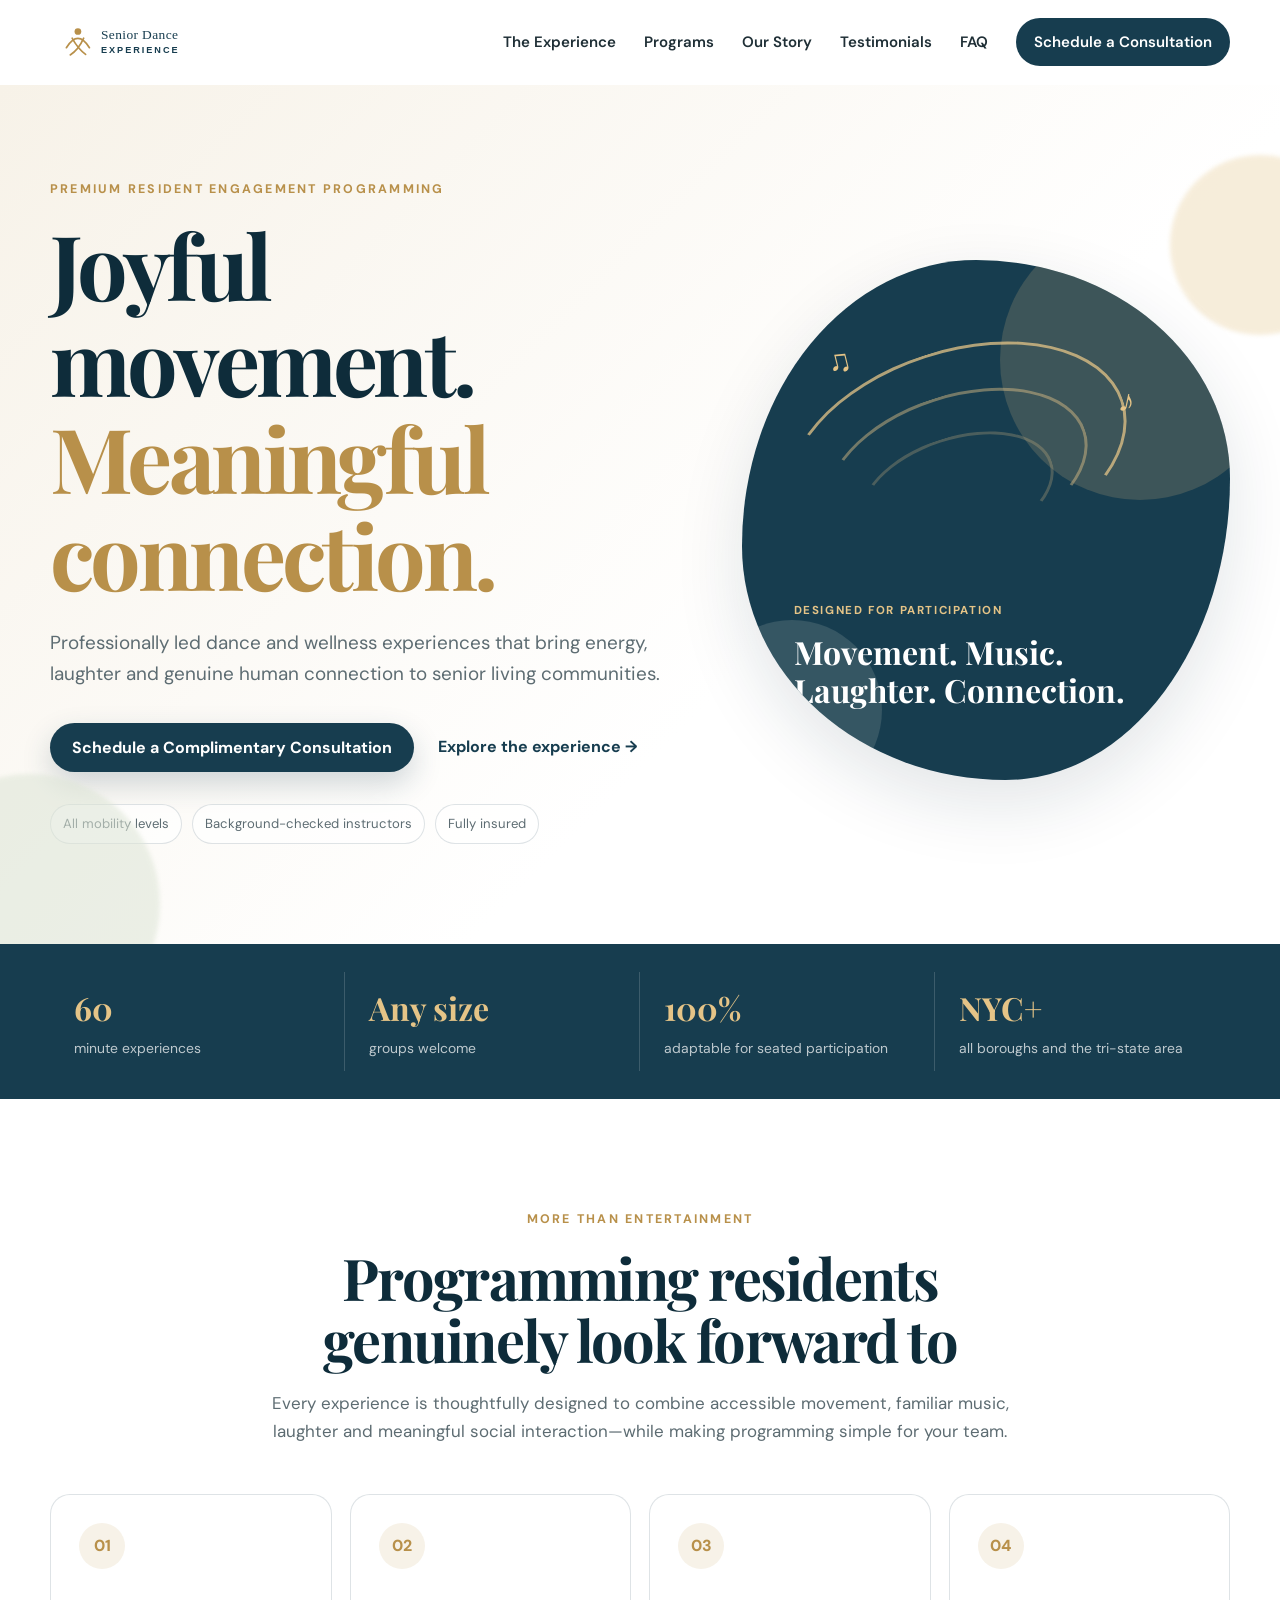
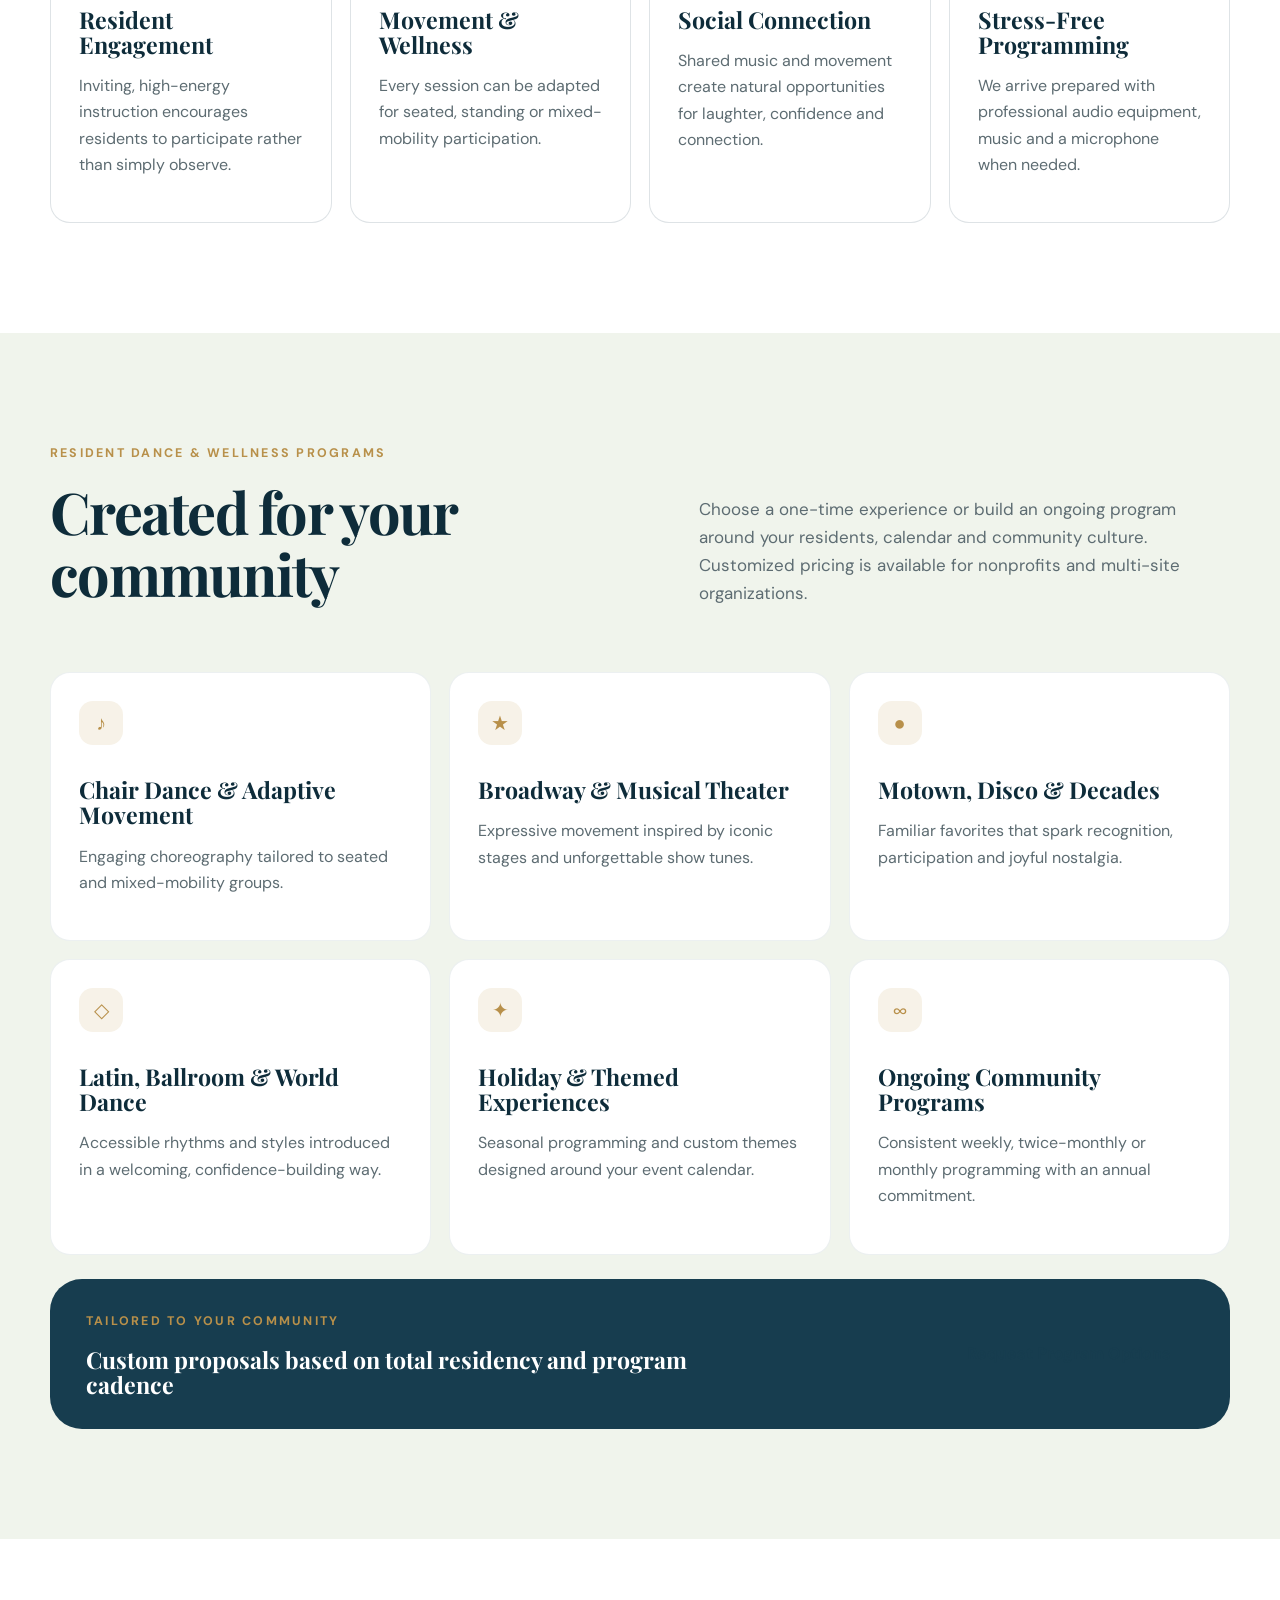
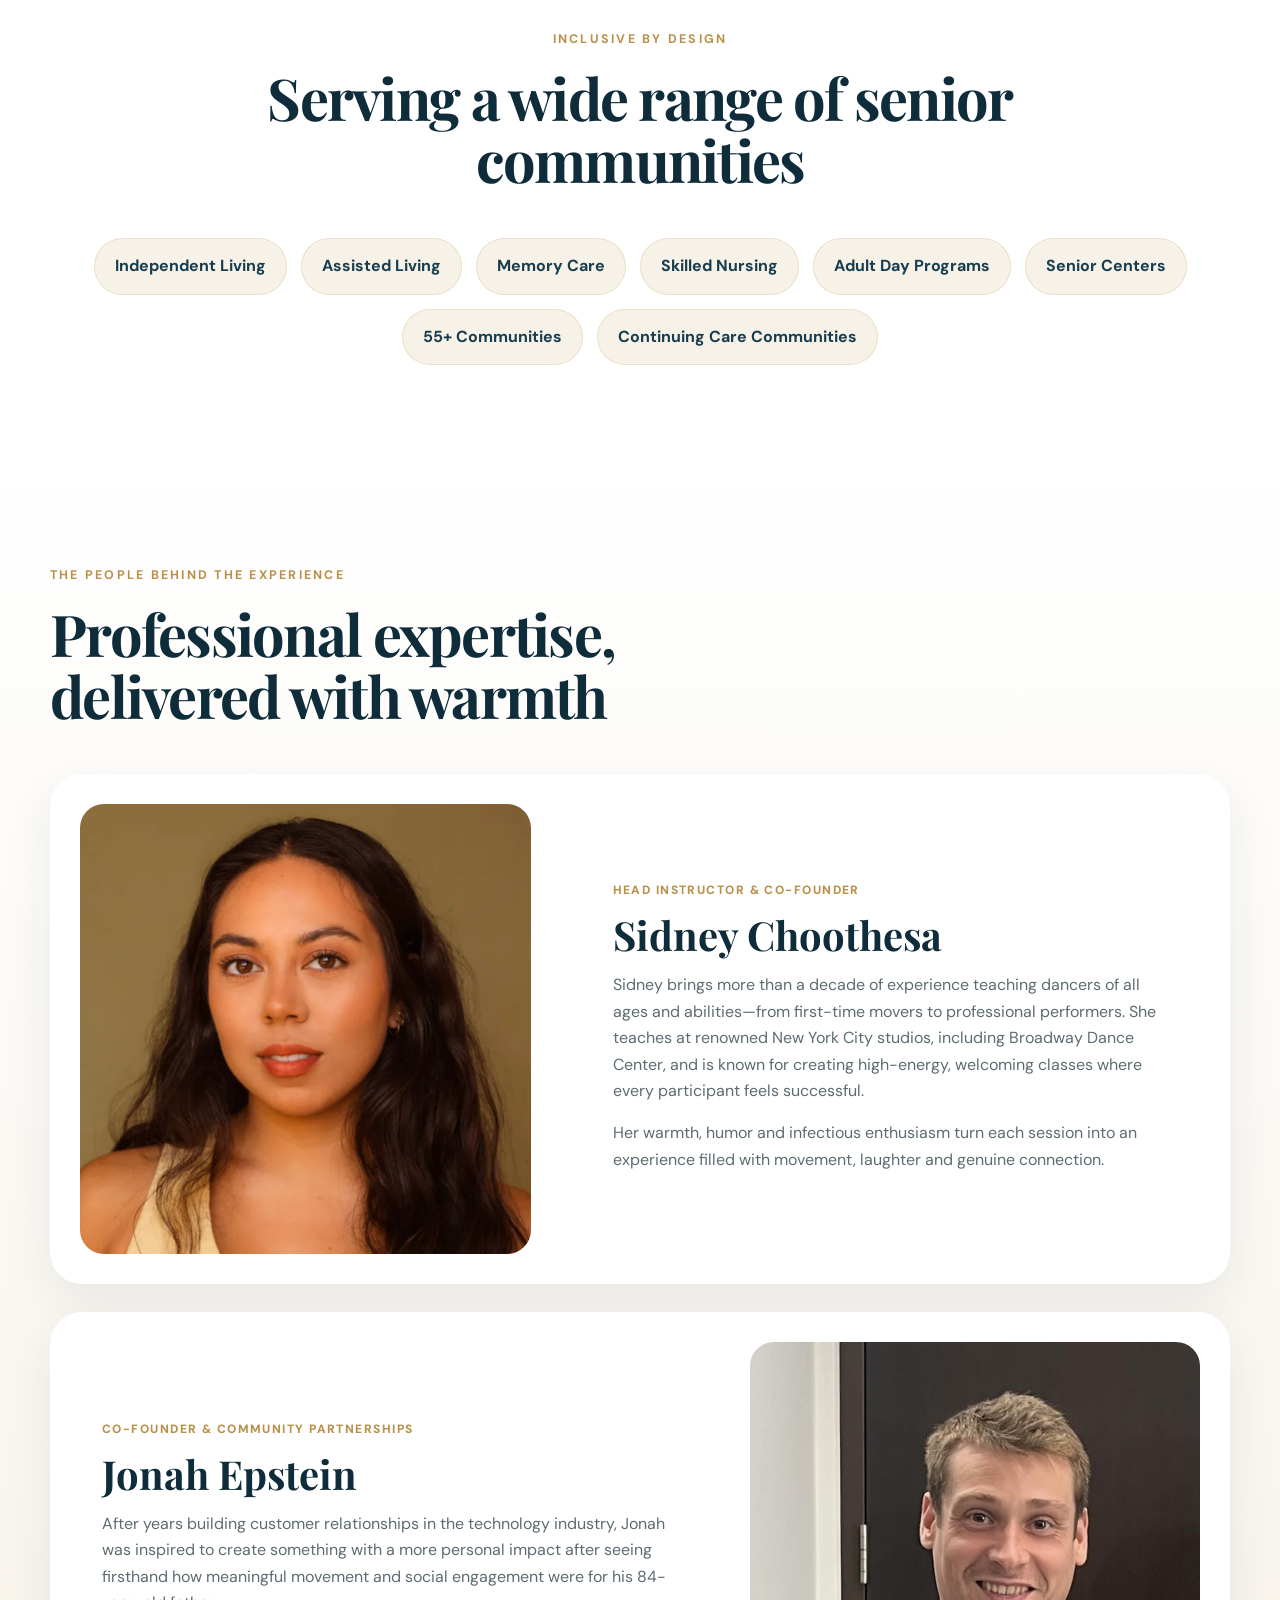
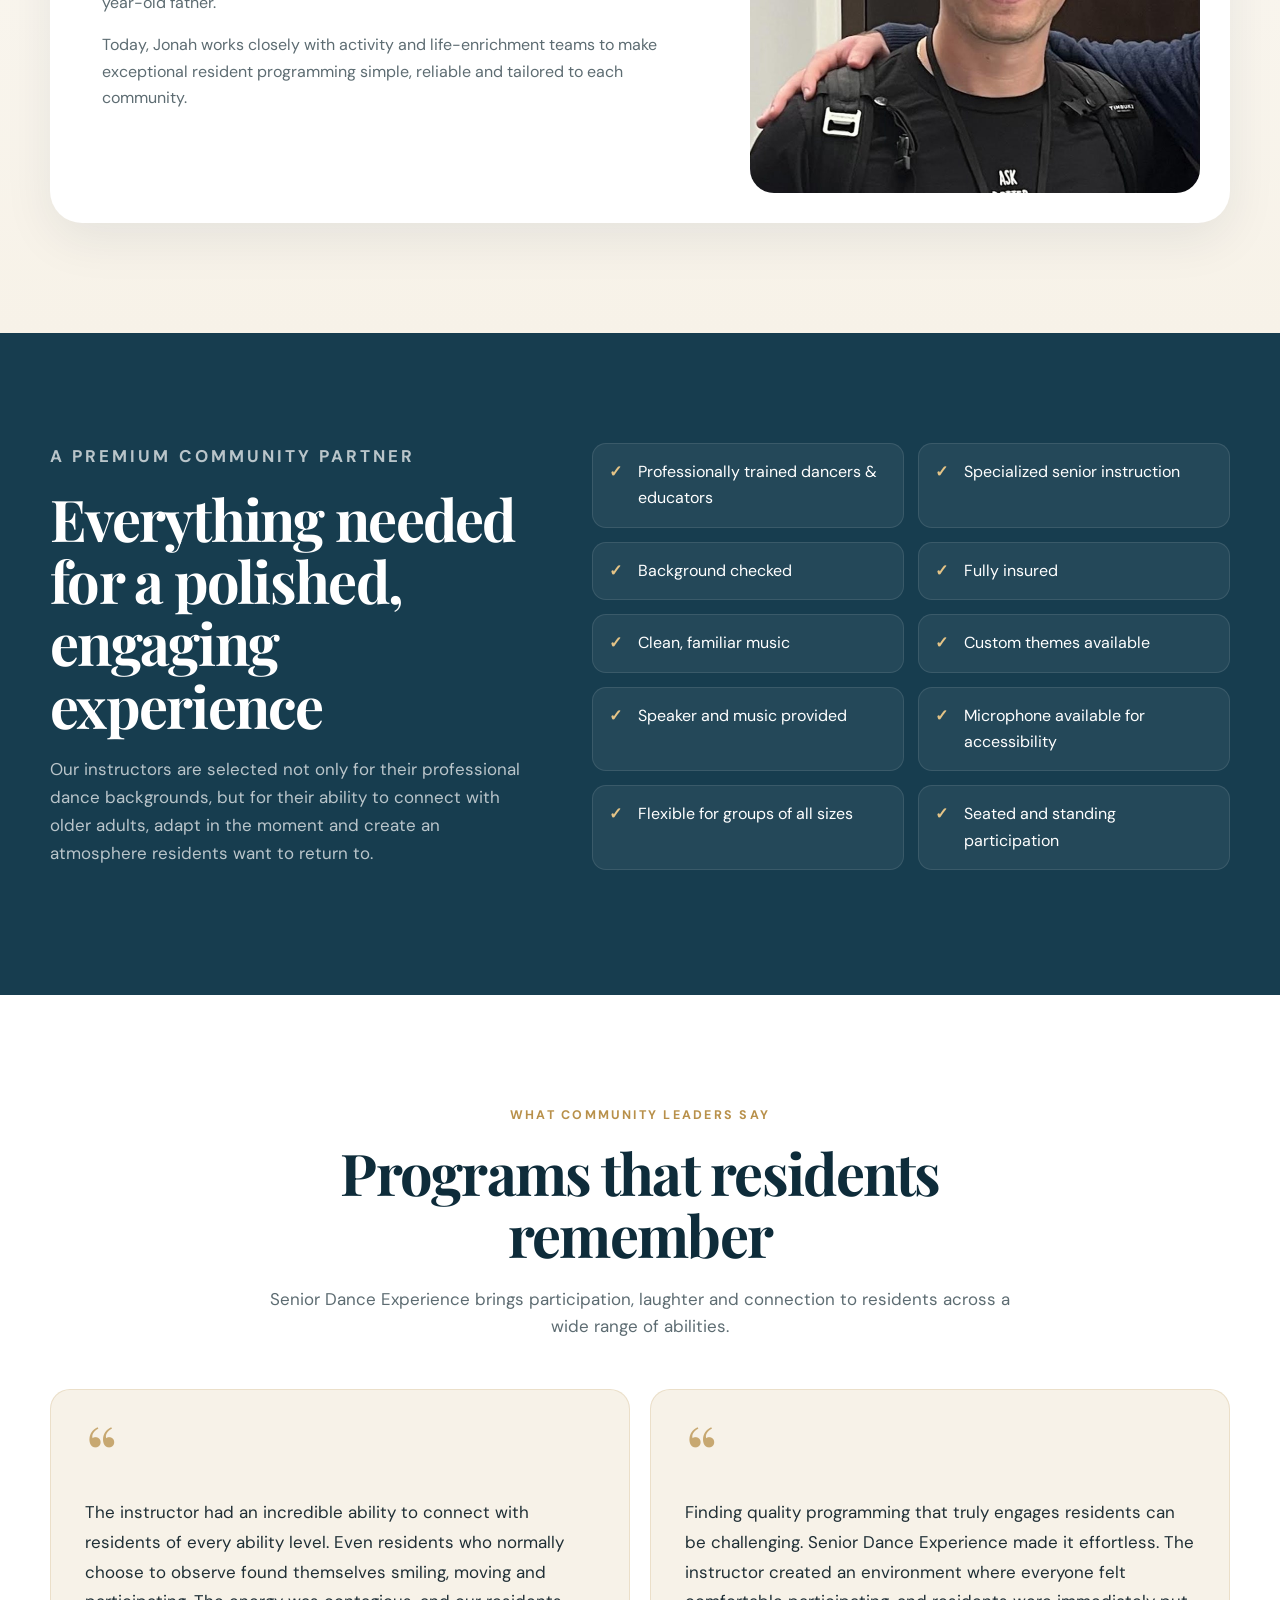
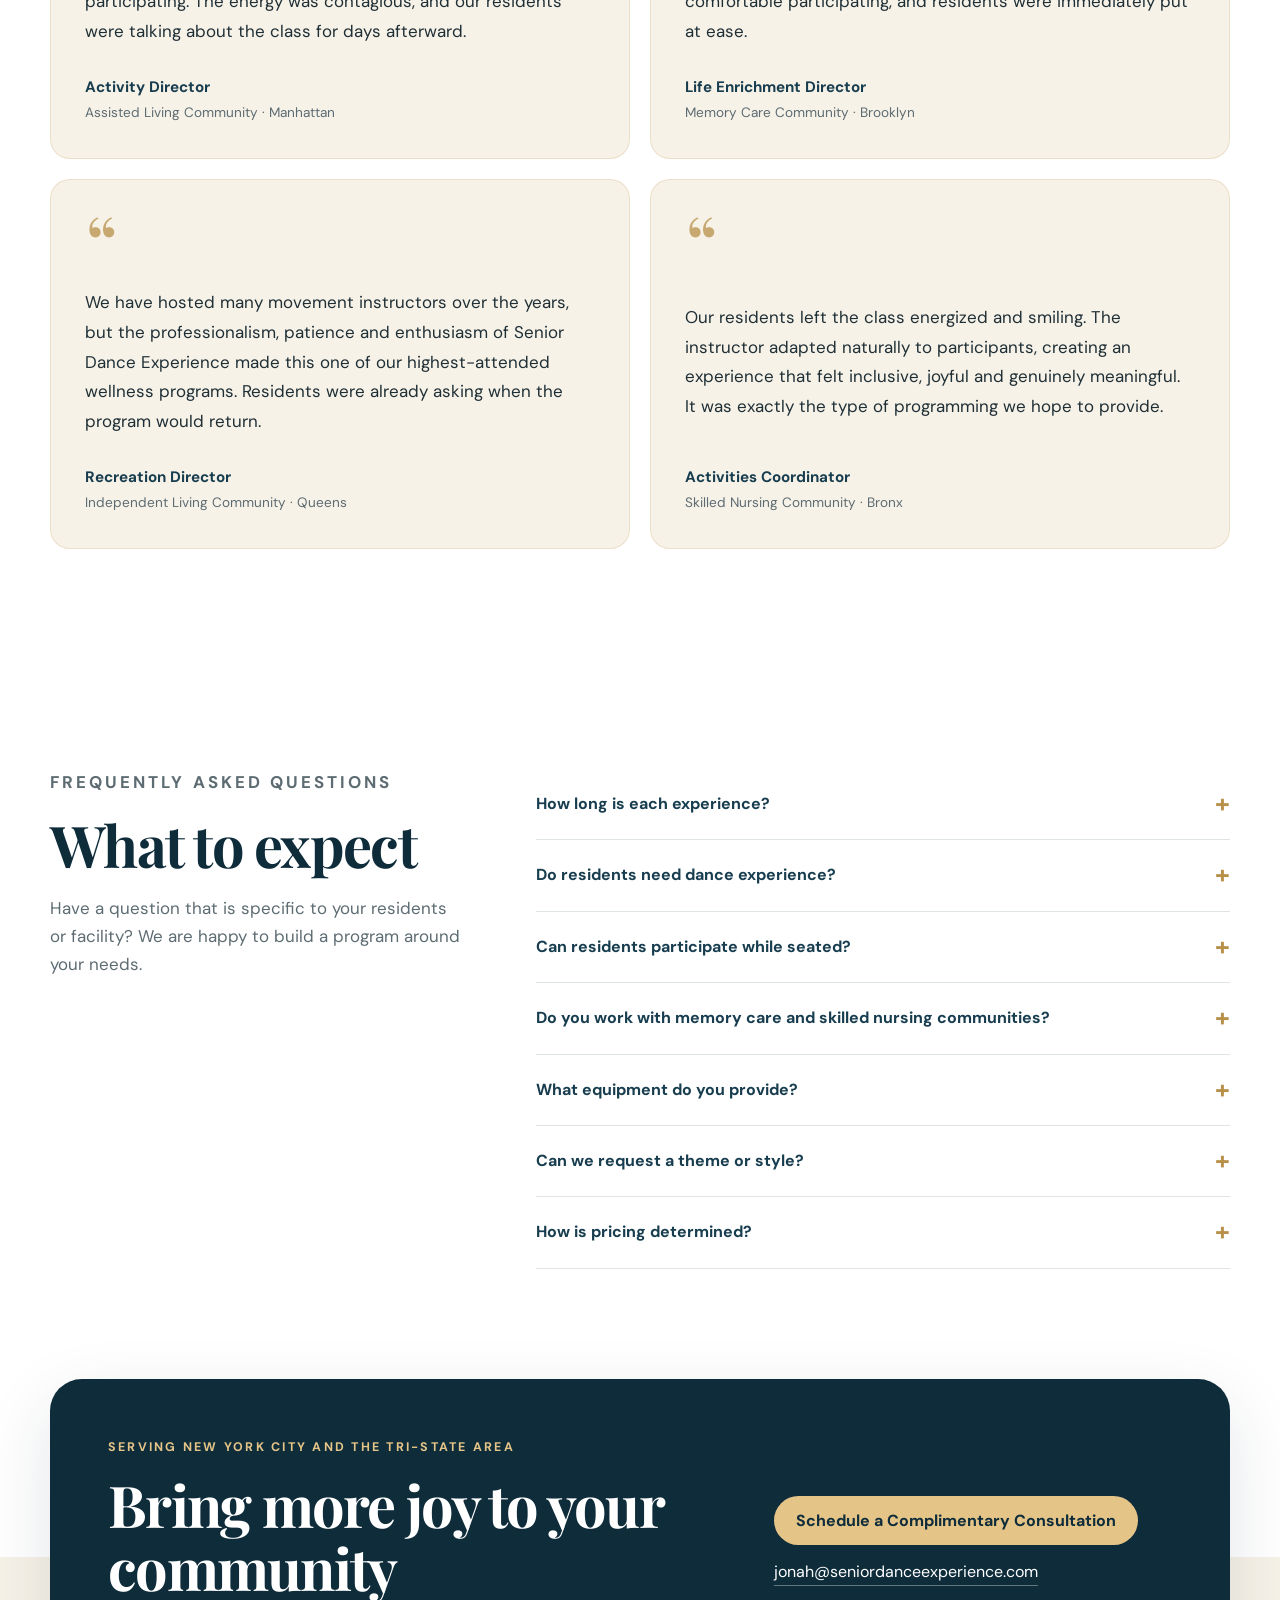
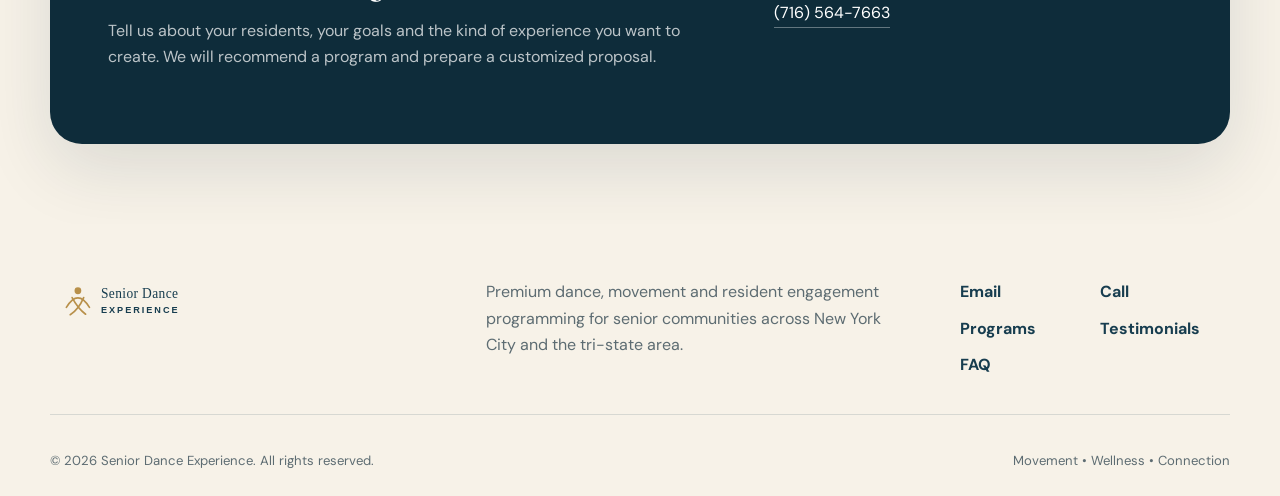
<file: index.html>
<!doctype html>
<html lang="en">
<head>
  <meta charset="utf-8">
  <meta name="viewport" content="width=device-width, initial-scale=1">
  <title>Senior Dance Experience | Dance & Wellness Programs for Senior Living</title>
  <meta name="description" content="Premium, professionally led dance and wellness experiences for senior living communities across New York City and the tri-state area.">
  <meta name="theme-color" content="#173D4F">
  <link rel="icon" href="assets/favicon.svg" type="image/svg+xml">
  <link rel="preconnect" href="https://fonts.googleapis.com">
  <link rel="preconnect" href="https://fonts.gstatic.com" crossorigin>
  <link href="https://fonts.googleapis.com/css2?family=DM+Sans:wght@400;500;600;700&family=Playfair+Display:wght@600;700&display=swap" rel="stylesheet">
  <link rel="stylesheet" href="styles.css">
  <meta property="og:title" content="Senior Dance Experience">
  <meta property="og:description" content="Joyful movement. Meaningful connection. Professional programming your residents will look forward to.">
  <meta property="og:type" content="website">
  <meta property="og:url" content="https://seniordanceexperience.com">
</head>
<body>
  <a class="skip-link" href="#main">Skip to content</a>
  <header class="site-header" id="top">
    <div class="container nav-wrap">
      <a class="brand" href="#top" aria-label="Senior Dance Experience home">
        <img src="assets/logo.svg" alt="Senior Dance Experience">
      </a>
      <button class="menu-toggle" aria-expanded="false" aria-controls="site-nav">
        <span></span><span></span><span></span>
        <span class="sr-only">Toggle navigation</span>
      </button>
      <nav id="site-nav" class="site-nav" aria-label="Primary navigation">
        <a href="#experience">The Experience</a>
        <a href="#programs">Programs</a>
        <a href="#about">Our Story</a>
        <a href="#testimonials">Testimonials</a>
        <a href="#faq">FAQ</a>
        <a class="nav-cta" href="#contact">Schedule a Consultation</a>
      </nav>
    </div>
  </header>
  <main id="main">
    <section class="hero">
      <div class="hero-orb hero-orb-one"></div>
      <div class="hero-orb hero-orb-two"></div>
      <div class="container hero-grid">
        <div class="hero-copy reveal">
          <p class="eyebrow">Premium resident engagement programming</p>
          <h1>Joyful movement.<br><span>Meaningful connection.</span></h1>
          <p class="hero-text">Professionally led dance and wellness experiences that bring energy, laughter and genuine human connection to senior living communities.</p>
          <div class="hero-actions">
            <a class="button button-primary" href="#contact">Schedule a Complimentary Consultation</a>
            <a class="text-link" href="#experience">Explore the experience <span aria-hidden="true">→</span></a>
          </div>
          <div class="trust-strip" aria-label="Program highlights">
            <span>All mobility levels</span>
            <span>Background-checked instructors</span>
            <span>Fully insured</span>
          </div>
        </div>
        <div class="hero-art reveal" aria-label="Abstract illustration representing movement, music and connection">
          <div class="art-card">
            <div class="movement-line line-one"></div>
            <div class="movement-line line-two"></div>
            <div class="movement-line line-three"></div>
            <div class="art-message">
              <span class="mini-label">Designed for participation</span>
              <strong>Movement. Music.<br>Laughter. Connection.</strong>
            </div>
            <div class="floating-note note-one">♪</div>
            <div class="floating-note note-two">♫</div>
          </div>
        </div>
      </div>
    </section>
    <section class="proof-bar">
      <div class="container proof-grid">
        <div><strong>60</strong><span>minute experiences</span></div>
        <div><strong>Any size</strong><span>groups welcome</span></div>
        <div><strong>100%</strong><span>adaptable for seated participation</span></div>
        <div><strong>NYC+</strong><span>all boroughs and the tri-state area</span></div>
      </div>
    </section>
    <section class="section" id="experience">
      <div class="container">
        <div class="section-heading centered reveal">
          <p class="eyebrow">More than entertainment</p>
          <h2>Programming residents genuinely look forward to</h2>
          <p>Every experience is thoughtfully designed to combine accessible movement, familiar music, laughter and meaningful social interaction—while making programming simple for your team.</p>
        </div>
        <div class="benefit-grid">
          <article class="benefit-card reveal"><div class="icon-circle">01</div><h3>Resident Engagement</h3><p>Inviting, high-energy instruction encourages residents to participate rather than simply observe.</p></article>
          <article class="benefit-card reveal"><div class="icon-circle">02</div><h3>Movement & Wellness</h3><p>Every session can be adapted for seated, standing or mixed-mobility participation.</p></article>
          <article class="benefit-card reveal"><div class="icon-circle">03</div><h3>Social Connection</h3><p>Shared music and movement create natural opportunities for laughter, confidence and connection.</p></article>
          <article class="benefit-card reveal"><div class="icon-circle">04</div><h3>Stress-Free Programming</h3><p>We arrive prepared with professional audio equipment, music and a microphone when needed.</p></article>
        </div>
      </div>
    </section>
    <section class="section section-sage" id="programs">
      <div class="container">
        <div class="split-heading reveal">
          <div><p class="eyebrow">Resident Dance & Wellness Programs</p><h2>Created for your community</h2></div>
          <p>Choose a one-time experience or build an ongoing program around your residents, calendar and community culture. Customized pricing is available for nonprofits and multi-site organizations.</p>
        </div>
        <div class="program-grid">
          <article class="program-card reveal"><span>♪</span><h3>Chair Dance & Adaptive Movement</h3><p>Engaging choreography tailored to seated and mixed-mobility groups.</p></article>
          <article class="program-card reveal"><span>★</span><h3>Broadway & Musical Theater</h3><p>Expressive movement inspired by iconic stages and unforgettable show tunes.</p></article>
          <article class="program-card reveal"><span>●</span><h3>Motown, Disco & Decades</h3><p>Familiar favorites that spark recognition, participation and joyful nostalgia.</p></article>
          <article class="program-card reveal"><span>◇</span><h3>Latin, Ballroom & World Dance</h3><p>Accessible rhythms and styles introduced in a welcoming, confidence-building way.</p></article>
          <article class="program-card reveal"><span>✦</span><h3>Holiday & Themed Experiences</h3><p>Seasonal programming and custom themes designed around your event calendar.</p></article>
          <article class="program-card reveal"><span>∞</span><h3>Ongoing Community Programs</h3><p>Consistent weekly, twice-monthly or monthly programming with an annual commitment.</p></article>
        </div>
        <div class="custom-pricing reveal">
          <div><p class="eyebrow">Tailored to your community</p><h3>Custom proposals based on total residency and program cadence</h3></div>
          <a class="button button-secondary" href="#contact">Request Program Options</a>
        </div>
      </div>
    </section>
    <section class="section audience-section">
      <div class="container">
        <div class="section-heading centered reveal"><p class="eyebrow">Inclusive by design</p><h2>Serving a wide range of senior communities</h2></div>
        <div class="audience-cloud reveal" aria-label="Types of communities served">
          <span>Independent Living</span><span>Assisted Living</span><span>Memory Care</span><span>Skilled Nursing</span><span>Adult Day Programs</span><span>Senior Centers</span><span>55+ Communities</span><span>Continuing Care Communities</span>
        </div>
      </div>
    </section>
    <section class="section founders" id="about">
      <div class="container">
        <div class="section-heading reveal"><p class="eyebrow">The people behind the experience</p><h2>Professional expertise, delivered with warmth</h2></div>
        <div class="founder-card reveal">
          <img src="assets/sidney-choothesa.jpg" alt="Sidney Choothesa, Head Instructor">
          <div class="founder-copy">
            <p class="role">Head Instructor & Co-Founder</p>
            <h3>Sidney Choothesa</h3>
            <p>Sidney brings more than a decade of experience teaching dancers of all ages and abilities—from first-time movers to professional performers. She teaches at renowned New York City studios, including Broadway Dance Center, and is known for creating high-energy, welcoming classes where every participant feels successful.</p>
            <p>Her warmth, humor and infectious enthusiasm turn each session into an experience filled with movement, laughter and genuine connection.</p>
          </div>
        </div>
        <div class="founder-card founder-reverse reveal">
          <img src="assets/jonah-epstein.jpg" alt="Jonah Epstein, Co-Founder">
          <div class="founder-copy">
            <p class="role">Co-Founder & Community Partnerships</p>
            <h3>Jonah Epstein</h3>
            <p>After years building customer relationships in the technology industry, Jonah was inspired to create something with a more personal impact after seeing firsthand how meaningful movement and social engagement were for his 84-year-old father.</p>
            <p>Today, Jonah works closely with activity and life-enrichment teams to make exceptional resident programming simple, reliable and tailored to each community.</p>
          </div>
        </div>
      </div>
    </section>
    <section class="section difference">
      <div class="container difference-grid">
        <div class="difference-copy reveal">
          <p class="eyebrow">A premium community partner</p>
          <h2>Everything needed for a polished, engaging experience</h2>
          <p>Our instructors are selected not only for their professional dance backgrounds, but for their ability to connect with older adults, adapt in the moment and create an atmosphere residents want to return to.</p>
        </div>
        <div class="check-grid reveal">
          <span>Professionally trained dancers & educators</span><span>Specialized senior instruction</span><span>Background checked</span><span>Fully insured</span><span>Clean, familiar music</span><span>Custom themes available</span><span>Speaker and music provided</span><span>Microphone available for accessibility</span><span>Flexible for groups of all sizes</span><span>Seated and standing participation</span>
        </div>
      </div>
    </section>
    <section class="section testimonials-section" id="testimonials">
      <div class="container">
        <div class="section-heading centered reveal">
          <p class="eyebrow">What community leaders say</p>
          <h2>Programs that residents remember</h2>
          <p>Senior Dance Experience brings participation, laughter and connection to residents across a wide range of abilities.</p>
        </div>
        <div class="testimonial-grid">
          <article class="testimonial-card reveal">
            <div class="quote-mark">“</div>
            <blockquote>The instructor had an incredible ability to connect with residents of every ability level. Even residents who normally choose to observe found themselves smiling, moving and participating. The energy was contagious, and our residents were talking about the class for days afterward.</blockquote>
            <p class="testimonial-source"><strong>Activity Director</strong><span>Assisted Living Community · Manhattan</span></p>
          </article>
          <article class="testimonial-card reveal">
            <div class="quote-mark">“</div>
            <blockquote>Finding quality programming that truly engages residents can be challenging. Senior Dance Experience made it effortless. The instructor created an environment where everyone felt comfortable participating, and residents were immediately put at ease.</blockquote>
            <p class="testimonial-source"><strong>Life Enrichment Director</strong><span>Memory Care Community · Brooklyn</span></p>
          </article>
          <article class="testimonial-card reveal">
            <div class="quote-mark">“</div>
            <blockquote>We have hosted many movement instructors over the years, but the professionalism, patience and enthusiasm of Senior Dance Experience made this one of our highest-attended wellness programs. Residents were already asking when the program would return.</blockquote>
            <p class="testimonial-source"><strong>Recreation Director</strong><span>Independent Living Community · Queens</span></p>
          </article>
          <article class="testimonial-card reveal">
            <div class="quote-mark">“</div>
            <blockquote>Our residents left the class energized and smiling. The instructor adapted naturally to participants, creating an experience that felt inclusive, joyful and genuinely meaningful. It was exactly the type of programming we hope to provide.</blockquote>
            <p class="testimonial-source"><strong>Activities Coordinator</strong><span>Skilled Nursing Community · Bronx</span></p>
          </article>
        </div>
      </div>
    </section>
    <section class="section faq-section" id="faq">
      <div class="container faq-grid">
        <div class="section-heading reveal"><p class="eyebrow">Frequently asked questions</p><h2>What to expect</h2><p>Have a question that is specific to your residents or facility? We are happy to build a program around your needs.</p></div>
        <div class="accordion reveal">
          <details><summary>How long is each experience?</summary><p>Each session is 60 minutes and blends professionally led dance, accessible movement, music, laughter and socializing.</p></details>
          <details><summary>Do residents need dance experience?</summary><p>No. Programs are designed to feel welcoming and successful for complete beginners as well as residents with prior dance experience.</p></details>
          <details><summary>Can residents participate while seated?</summary><p>Yes. Every program can be adapted for seated, standing or mixed-mobility participation.</p></details>
          <details><summary>Do you work with memory care and skilled nursing communities?</summary><p>Yes. We serve independent living, assisted living, memory care, skilled nursing, adult day programs, senior centers and other senior communities.</p></details>
          <details><summary>What equipment do you provide?</summary><p>We bring our own music and professional speaker. A microphone is also available to support residents who may have difficulty hearing.</p></details>
          <details><summary>Can we request a theme or style?</summary><p>Absolutely. Programs can be customized around Motown, Broadway, Latin dance, holidays, specific decades and other themes.</p></details>
          <details><summary>How is pricing determined?</summary><p>We create a custom proposal based on total community residency, program frequency and any special requirements. Customized options are available for nonprofits and multi-site organizations.</p></details>
        </div>
      </div>
    </section>
    <section class="contact-section" id="contact">
      <div class="container contact-card reveal">
        <div><p class="eyebrow light">Serving New York City and the tri-state area</p><h2>Bring more joy to your community</h2><p>Tell us about your residents, your goals and the kind of experience you want to create. We will recommend a program and prepare a customized proposal.</p></div>
        <div class="contact-actions">
          <a class="button button-gold" href="mailto:jonah@seniordanceexperience.com?subject=Complimentary%20Consultation%20Request">Schedule a Complimentary Consultation</a>
          <a class="contact-link" href="mailto:jonah@seniordanceexperience.com">jonah@seniordanceexperience.com</a>
          <a class="contact-link" href="tel:+17165647663">(716) 564-7663</a>
        </div>
      </div>
    </section>
  </main>
  <footer>
    <div class="container footer-grid">
      <a class="footer-brand" href="#top"><img src="assets/logo.svg" alt="Senior Dance Experience"></a>
      <p>Premium dance, movement and resident engagement programming for senior communities across New York City and the tri-state area.</p>
      <div class="footer-links"><a href="mailto:jonah@seniordanceexperience.com">Email</a><a href="tel:+17165647663">Call</a><a href="#programs">Programs</a><a href="#testimonials">Testimonials</a><a href="#faq">FAQ</a></div>
    </div>
    <div class="container footer-bottom"><span>© <span id="year"></span> Senior Dance Experience. All rights reserved.</span><span>Movement • Wellness • Connection</span></div>
  </footer>
  <script src="script.js"></script>
</body>
</html>
</file>
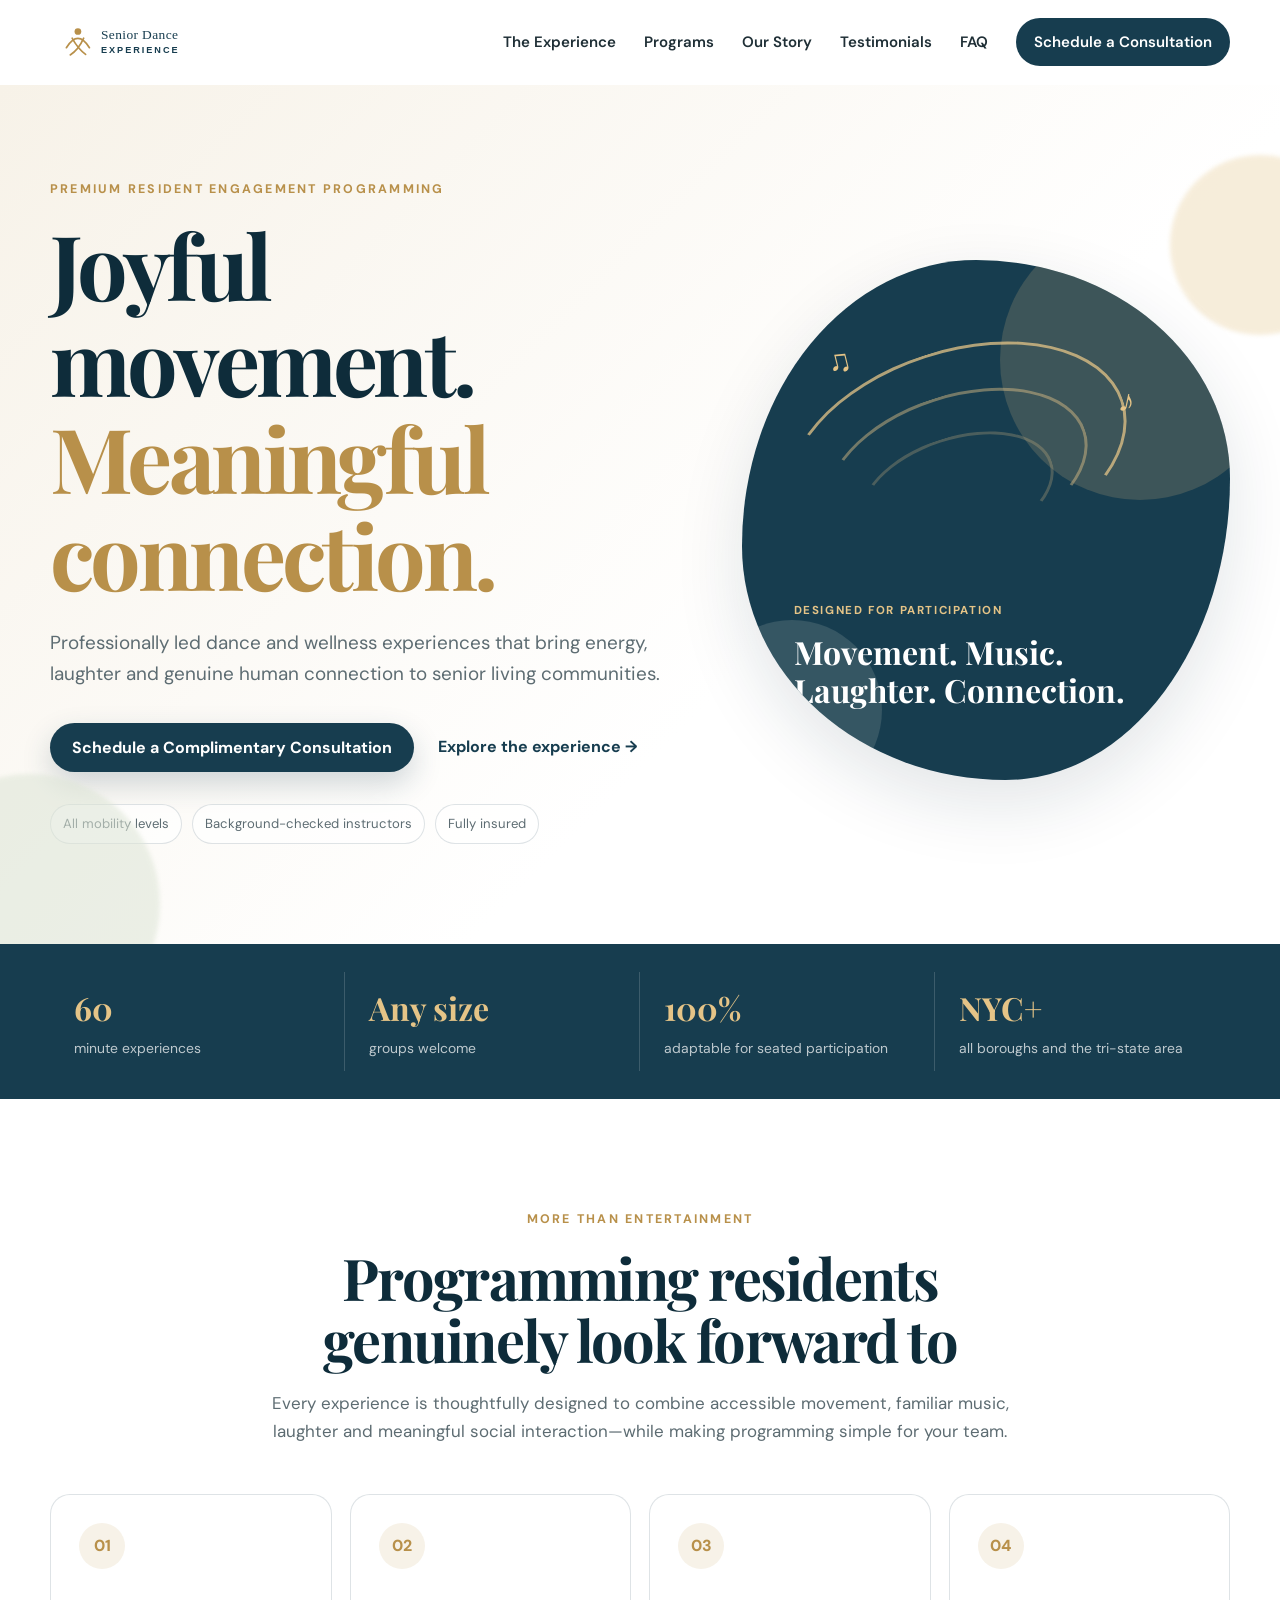
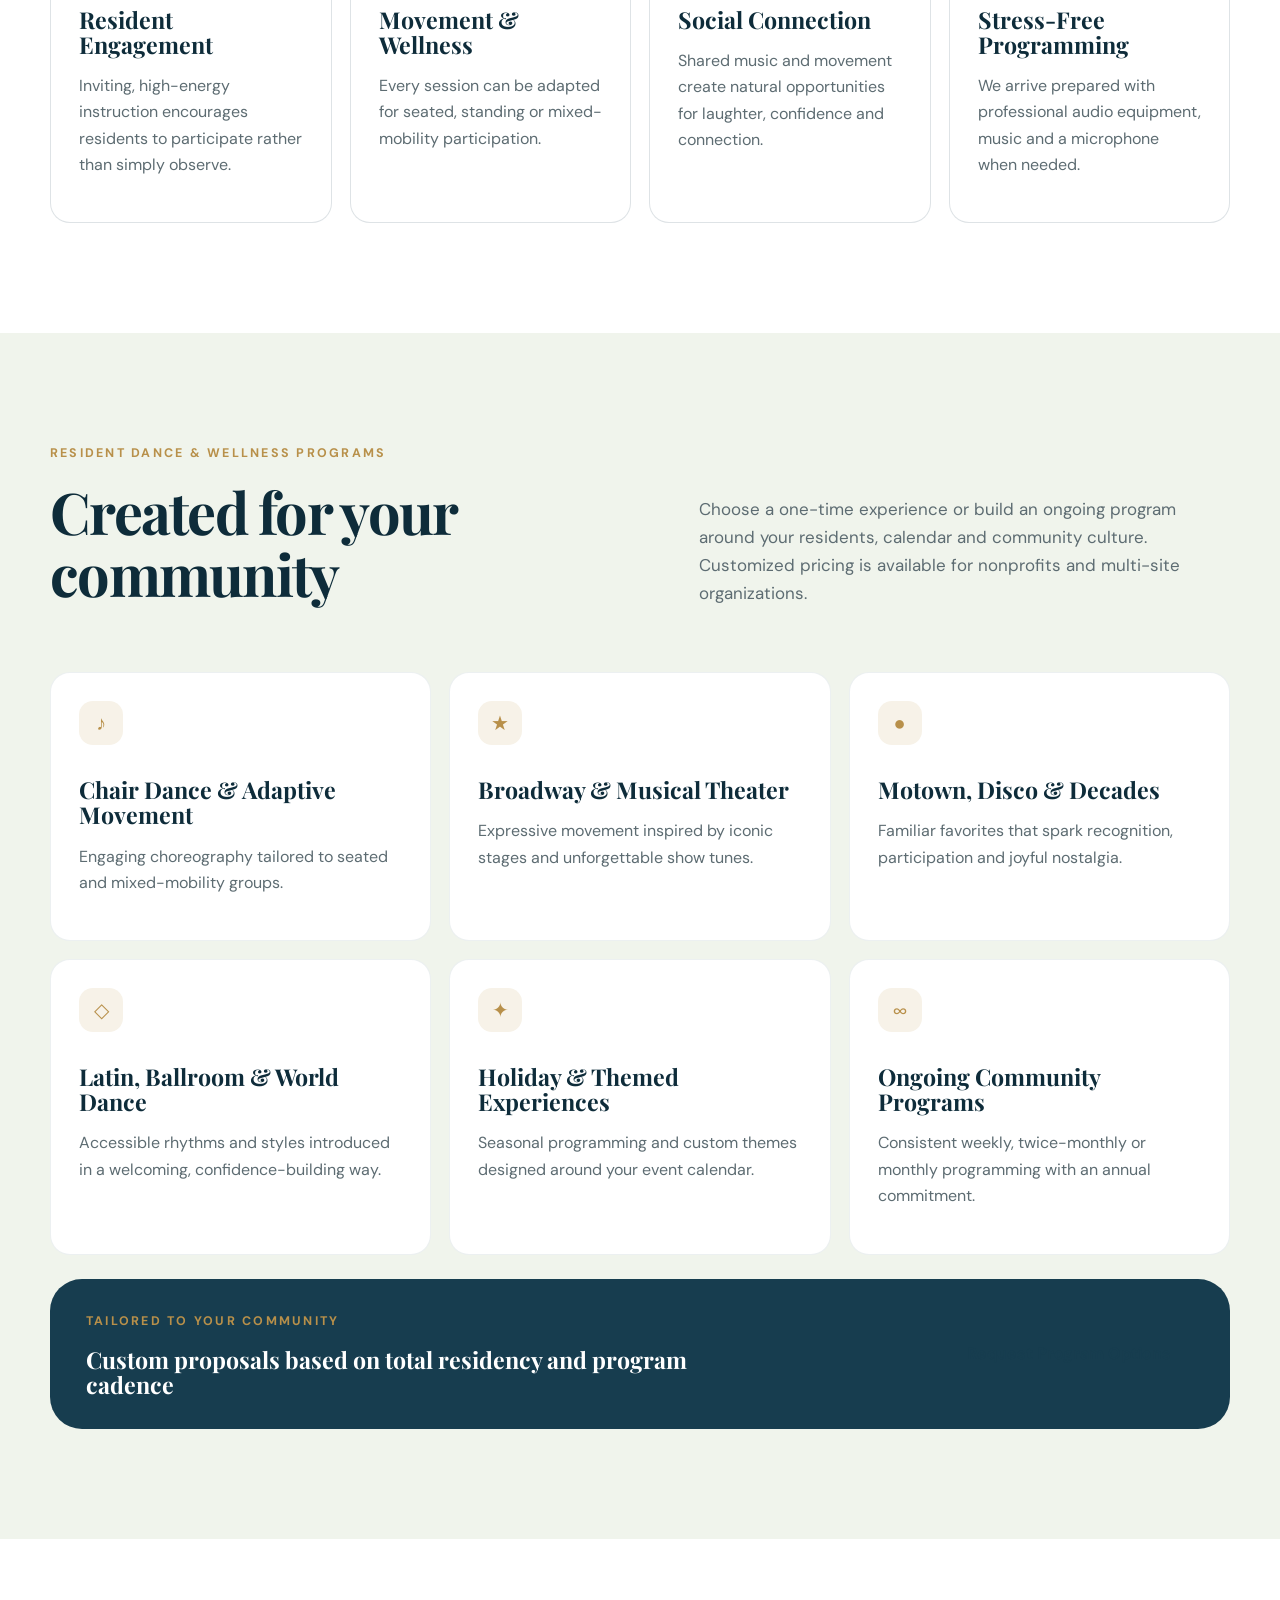
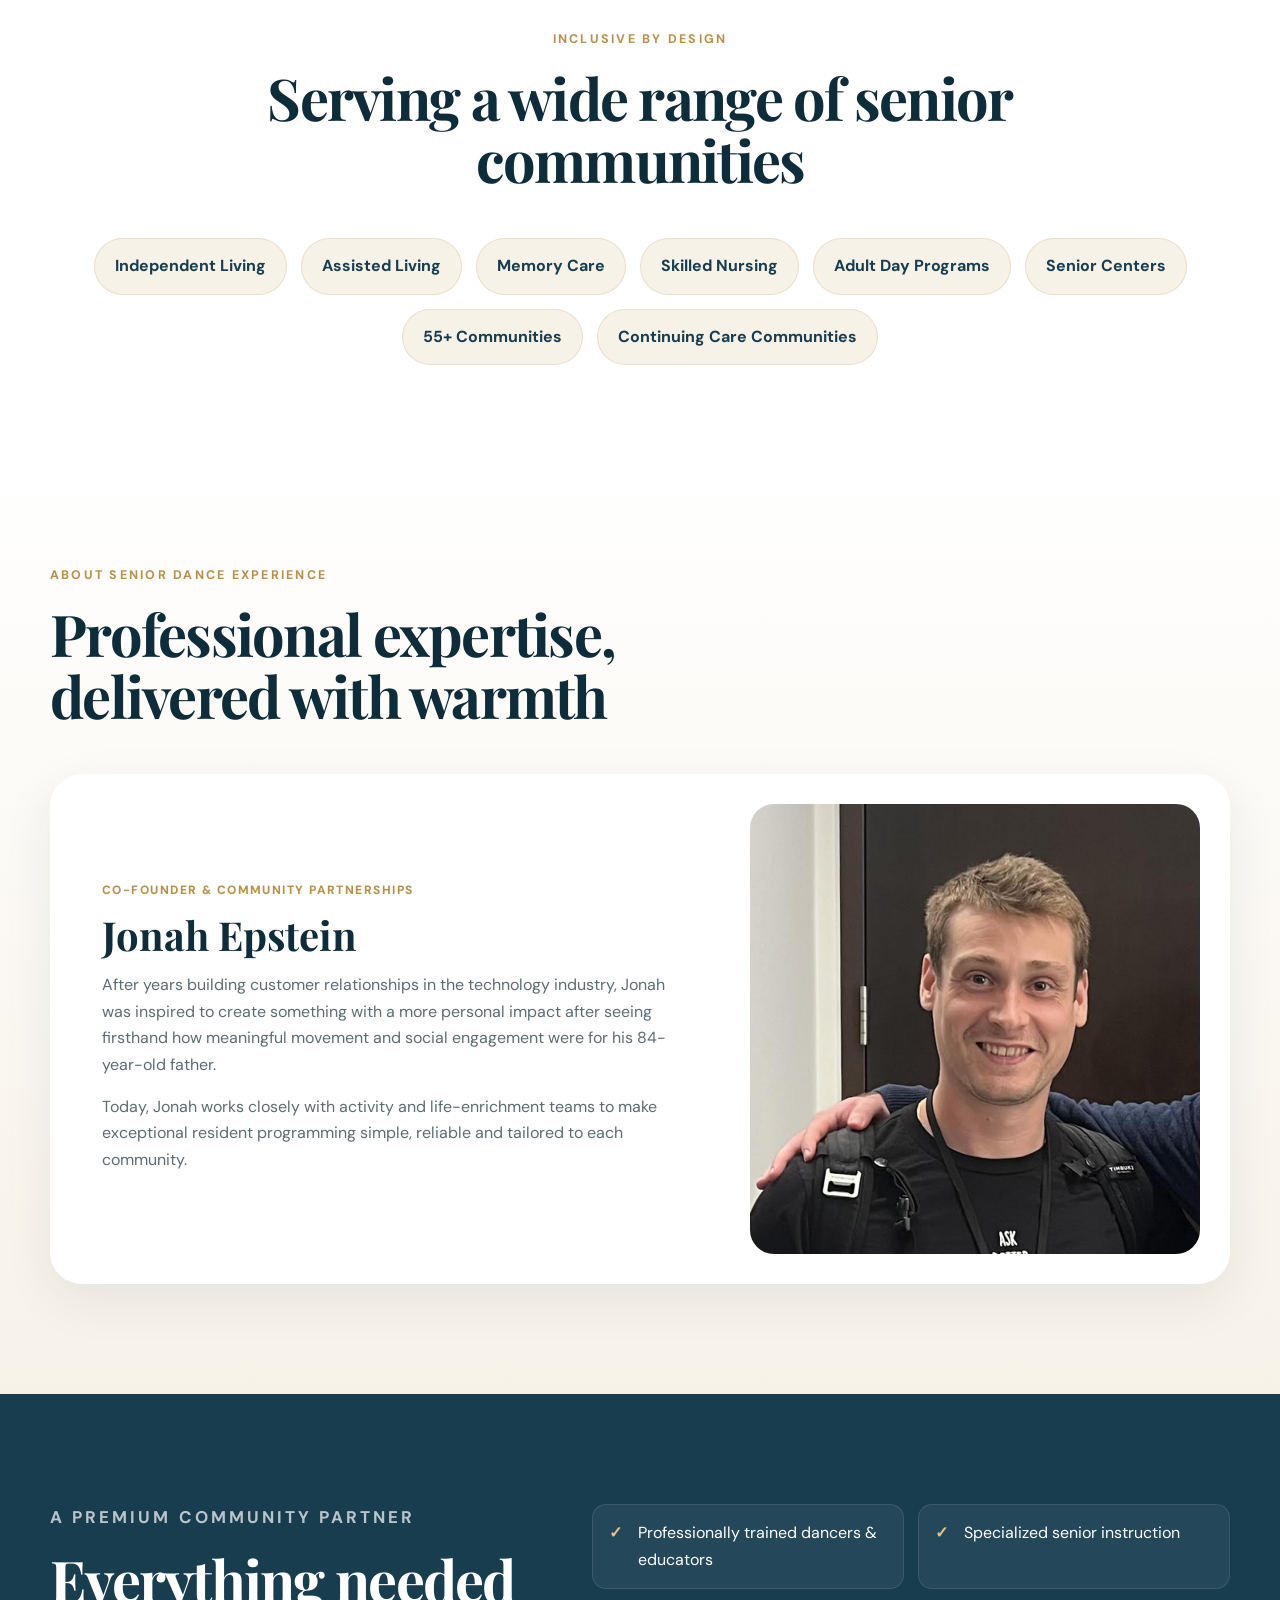
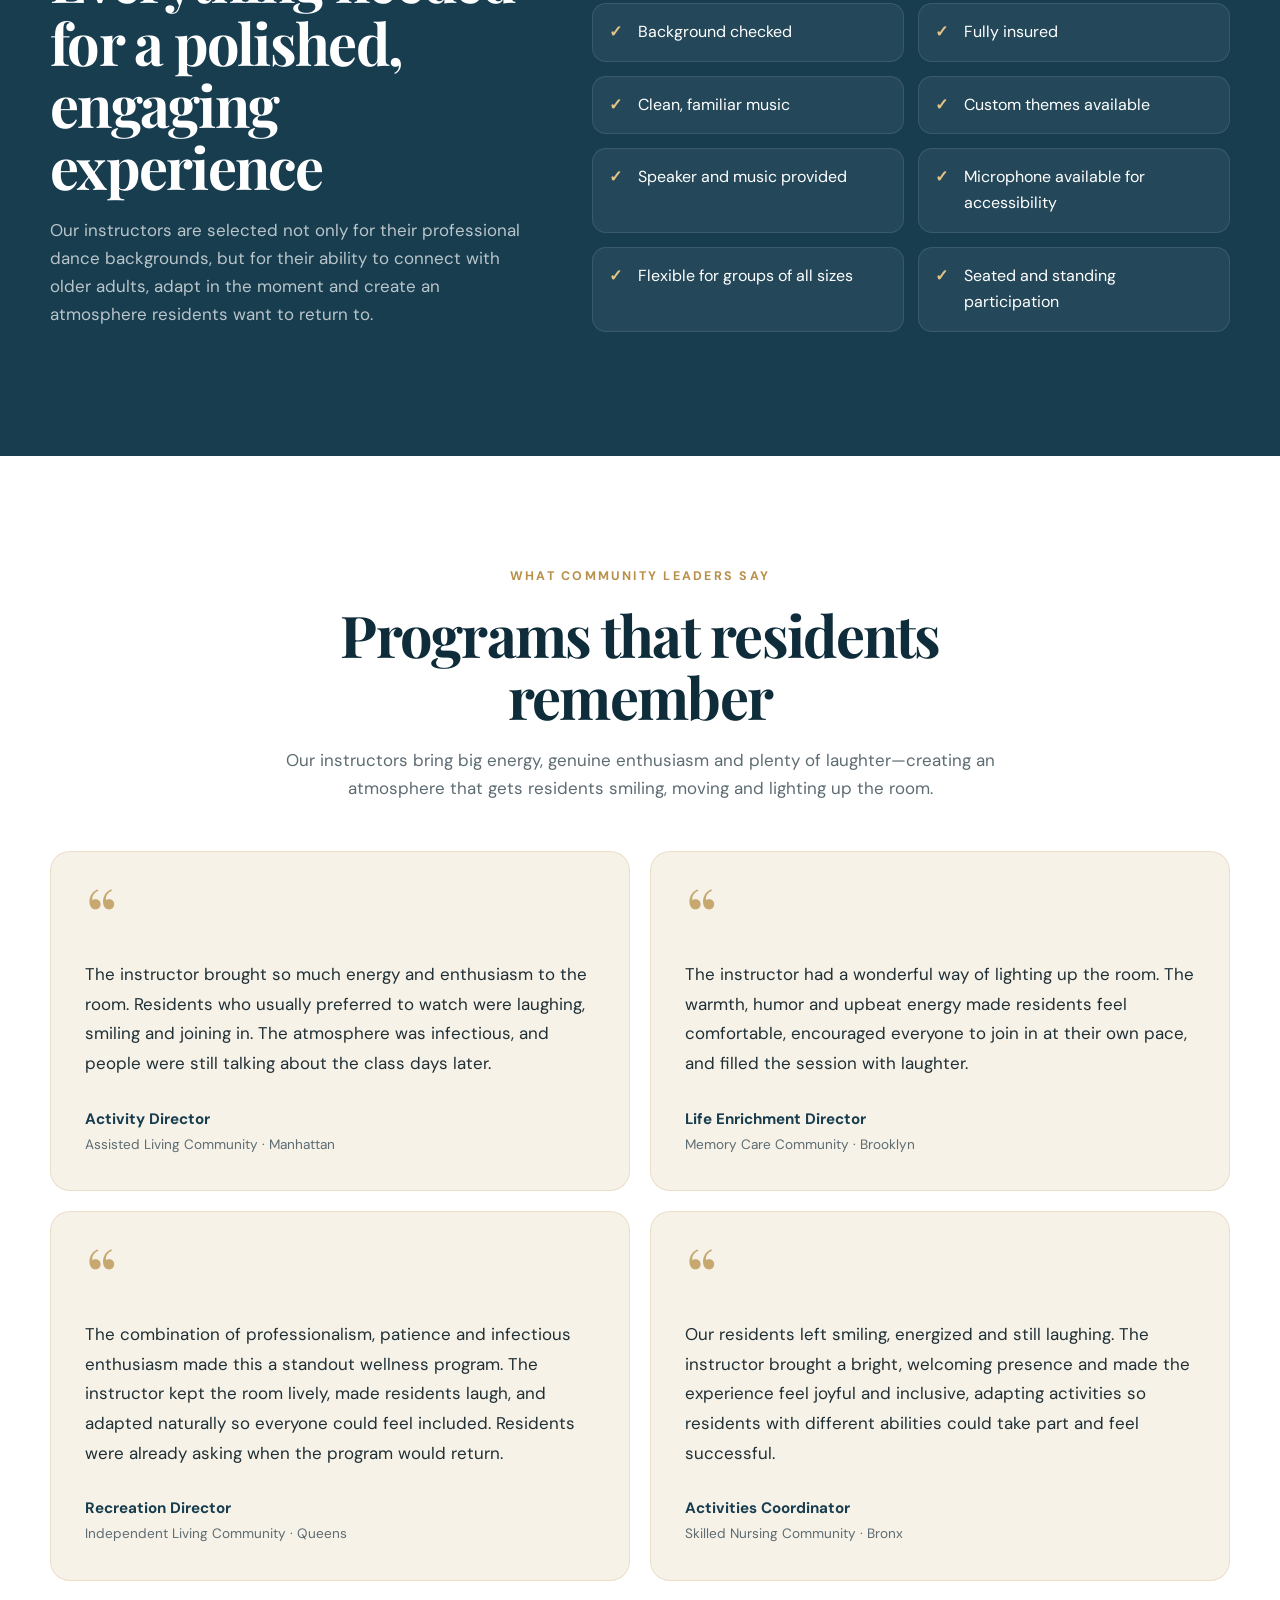
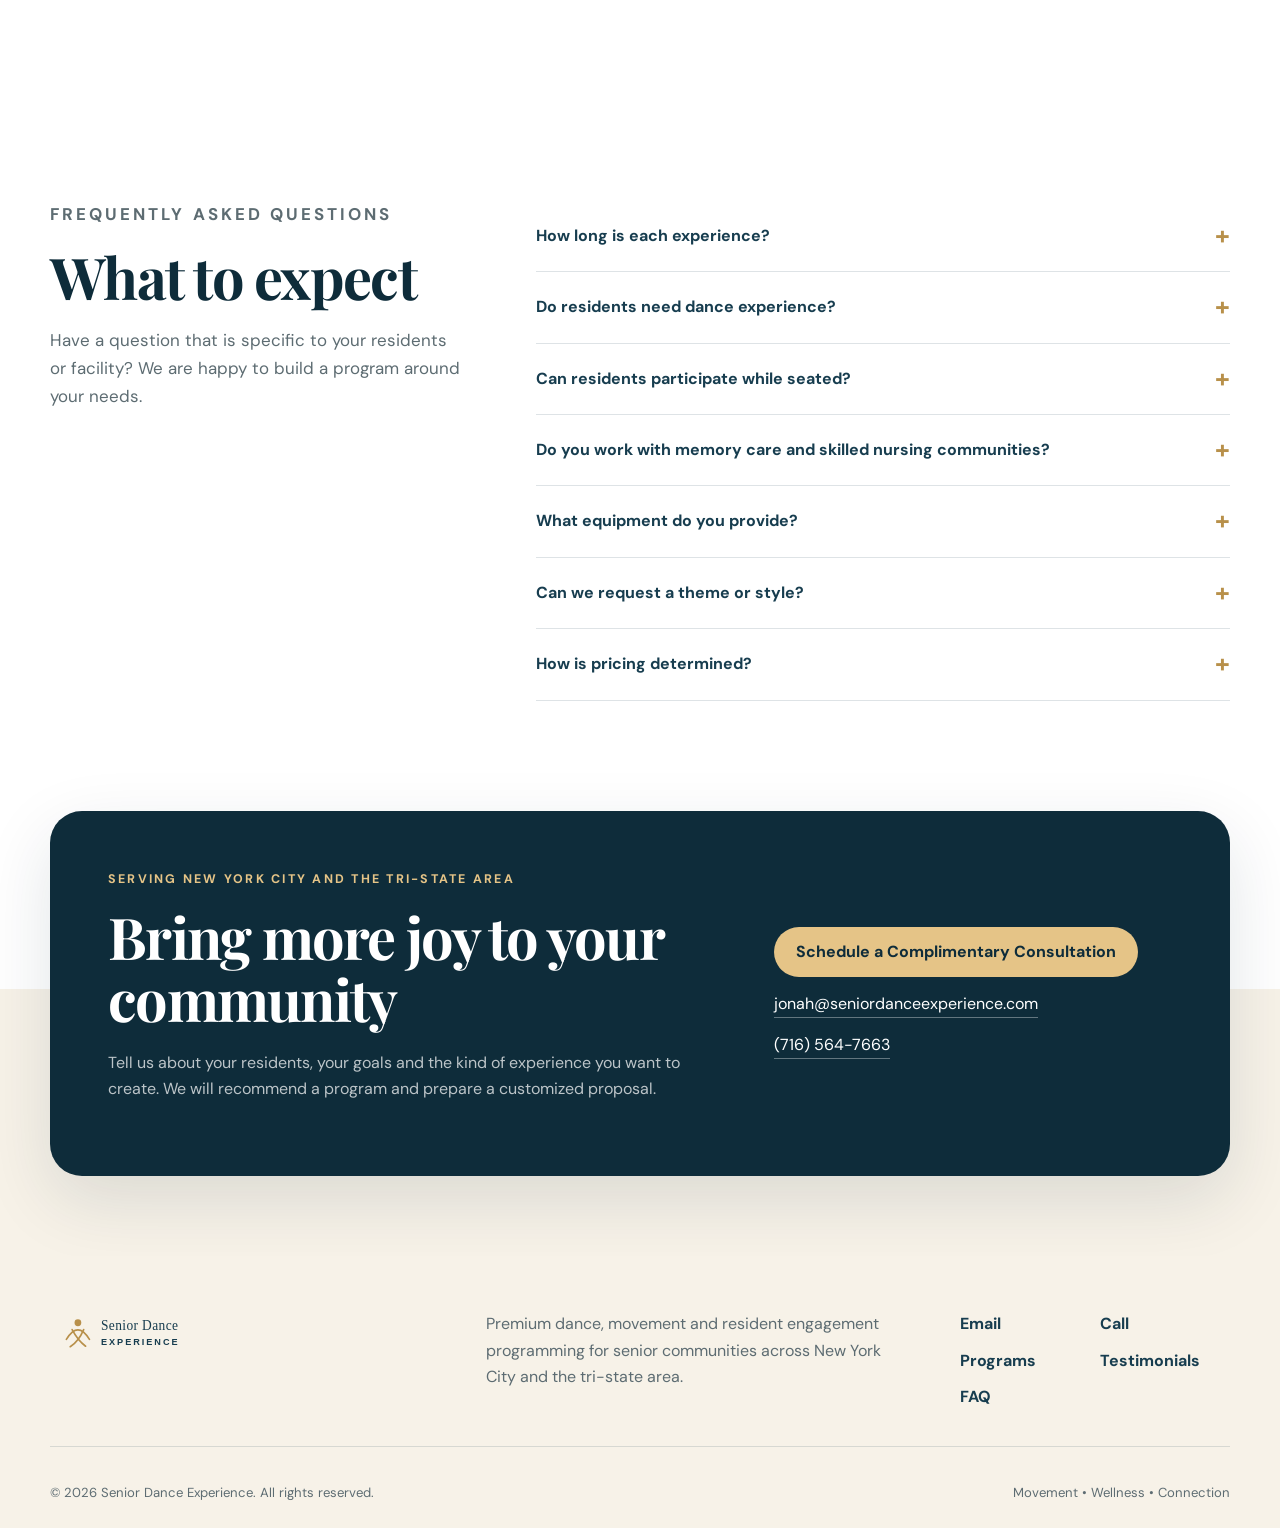
<file: senior-dance-index-updated.html>
<!doctype html>
<html lang="en">
<head>
  <meta charset="utf-8">
  <meta name="viewport" content="width=device-width, initial-scale=1">
  <title>Senior Dance Experience | Dance & Wellness Programs for Senior Living</title>
  <meta name="description" content="Premium, professionally led dance and wellness experiences for senior living communities across New York City and the tri-state area.">
  <meta name="theme-color" content="#173D4F">
  <link rel="icon" href="assets/favicon.svg" type="image/svg+xml">
  <link rel="preconnect" href="https://fonts.googleapis.com">
  <link rel="preconnect" href="https://fonts.gstatic.com" crossorigin>
  <link href="https://fonts.googleapis.com/css2?family=DM+Sans:wght@400;500;600;700&family=Playfair+Display:wght@600;700&display=swap" rel="stylesheet">
  <link rel="stylesheet" href="styles.css">
  <meta property="og:title" content="Senior Dance Experience">
  <meta property="og:description" content="Joyful movement. Meaningful connection. Professional programming your residents will look forward to.">
  <meta property="og:type" content="website">
  <meta property="og:url" content="https://seniordanceexperience.com">
</head>
<body>
  <a class="skip-link" href="#main">Skip to content</a>
  <header class="site-header" id="top">
    <div class="container nav-wrap">
      <a class="brand" href="#top" aria-label="Senior Dance Experience home">
        <img src="assets/logo.svg" alt="Senior Dance Experience">
      </a>
      <button class="menu-toggle" aria-expanded="false" aria-controls="site-nav">
        <span></span><span></span><span></span>
        <span class="sr-only">Toggle navigation</span>
      </button>
      <nav id="site-nav" class="site-nav" aria-label="Primary navigation">
        <a href="#experience">The Experience</a>
        <a href="#programs">Programs</a>
        <a href="#about">Our Story</a>
        <a href="#testimonials">Testimonials</a>
        <a href="#faq">FAQ</a>
        <a class="nav-cta" href="#contact">Schedule a Consultation</a>
      </nav>
    </div>
  </header>
  <main id="main">
    <section class="hero">
      <div class="hero-orb hero-orb-one"></div>
      <div class="hero-orb hero-orb-two"></div>
      <div class="container hero-grid">
        <div class="hero-copy reveal">
          <p class="eyebrow">Premium resident engagement programming</p>
          <h1>Joyful movement.<br><span>Meaningful connection.</span></h1>
          <p class="hero-text">Professionally led dance and wellness experiences that bring energy, laughter and genuine human connection to senior living communities.</p>
          <div class="hero-actions">
            <a class="button button-primary" href="#contact">Schedule a Complimentary Consultation</a>
            <a class="text-link" href="#experience">Explore the experience <span aria-hidden="true">→</span></a>
          </div>
          <div class="trust-strip" aria-label="Program highlights">
            <span>All mobility levels</span>
            <span>Background-checked instructors</span>
            <span>Fully insured</span>
          </div>
        </div>
        <div class="hero-art reveal" aria-label="Abstract illustration representing movement, music and connection">
          <div class="art-card">
            <div class="movement-line line-one"></div>
            <div class="movement-line line-two"></div>
            <div class="movement-line line-three"></div>
            <div class="art-message">
              <span class="mini-label">Designed for participation</span>
              <strong>Movement. Music.<br>Laughter. Connection.</strong>
            </div>
            <div class="floating-note note-one">♪</div>
            <div class="floating-note note-two">♫</div>
          </div>
        </div>
      </div>
    </section>
    <section class="proof-bar">
      <div class="container proof-grid">
        <div><strong>60</strong><span>minute experiences</span></div>
        <div><strong>Any size</strong><span>groups welcome</span></div>
        <div><strong>100%</strong><span>adaptable for seated participation</span></div>
        <div><strong>NYC+</strong><span>all boroughs and the tri-state area</span></div>
      </div>
    </section>
    <section class="section" id="experience">
      <div class="container">
        <div class="section-heading centered reveal">
          <p class="eyebrow">More than entertainment</p>
          <h2>Programming residents genuinely look forward to</h2>
          <p>Every experience is thoughtfully designed to combine accessible movement, familiar music, laughter and meaningful social interaction—while making programming simple for your team.</p>
        </div>
        <div class="benefit-grid">
          <article class="benefit-card reveal"><div class="icon-circle">01</div><h3>Resident Engagement</h3><p>Inviting, high-energy instruction encourages residents to participate rather than simply observe.</p></article>
          <article class="benefit-card reveal"><div class="icon-circle">02</div><h3>Movement & Wellness</h3><p>Every session can be adapted for seated, standing or mixed-mobility participation.</p></article>
          <article class="benefit-card reveal"><div class="icon-circle">03</div><h3>Social Connection</h3><p>Shared music and movement create natural opportunities for laughter, confidence and connection.</p></article>
          <article class="benefit-card reveal"><div class="icon-circle">04</div><h3>Stress-Free Programming</h3><p>We arrive prepared with professional audio equipment, music and a microphone when needed.</p></article>
        </div>
      </div>
    </section>
    <section class="section section-sage" id="programs">
      <div class="container">
        <div class="split-heading reveal">
          <div><p class="eyebrow">Resident Dance & Wellness Programs</p><h2>Created for your community</h2></div>
          <p>Choose a one-time experience or build an ongoing program around your residents, calendar and community culture. Customized pricing is available for nonprofits and multi-site organizations.</p>
        </div>
        <div class="program-grid">
          <article class="program-card reveal"><span>♪</span><h3>Chair Dance & Adaptive Movement</h3><p>Engaging choreography tailored to seated and mixed-mobility groups.</p></article>
          <article class="program-card reveal"><span>★</span><h3>Broadway & Musical Theater</h3><p>Expressive movement inspired by iconic stages and unforgettable show tunes.</p></article>
          <article class="program-card reveal"><span>●</span><h3>Motown, Disco & Decades</h3><p>Familiar favorites that spark recognition, participation and joyful nostalgia.</p></article>
          <article class="program-card reveal"><span>◇</span><h3>Latin, Ballroom & World Dance</h3><p>Accessible rhythms and styles introduced in a welcoming, confidence-building way.</p></article>
          <article class="program-card reveal"><span>✦</span><h3>Holiday & Themed Experiences</h3><p>Seasonal programming and custom themes designed around your event calendar.</p></article>
          <article class="program-card reveal"><span>∞</span><h3>Ongoing Community Programs</h3><p>Consistent weekly, twice-monthly or monthly programming with an annual commitment.</p></article>
        </div>
        <div class="custom-pricing reveal">
          <div><p class="eyebrow">Tailored to your community</p><h3>Custom proposals based on total residency and program cadence</h3></div>
          <a class="button button-secondary" href="#contact">Request Program Options</a>
        </div>
      </div>
    </section>
    <section class="section audience-section">
      <div class="container">
        <div class="section-heading centered reveal"><p class="eyebrow">Inclusive by design</p><h2>Serving a wide range of senior communities</h2></div>
        <div class="audience-cloud reveal" aria-label="Types of communities served">
          <span>Independent Living</span><span>Assisted Living</span><span>Memory Care</span><span>Skilled Nursing</span><span>Adult Day Programs</span><span>Senior Centers</span><span>55+ Communities</span><span>Continuing Care Communities</span>
        </div>
      </div>
    </section>
    <section class="section founders" id="about">
      <div class="container">
        <div class="section-heading reveal"><p class="eyebrow">About Senior Dance Experience</p><h2>Professional expertise, delivered with warmth</h2></div>
        <div class="founder-card founder-reverse reveal">
          <img src="assets/jonah-epstein.jpg" alt="Jonah Epstein, Co-Founder">
          <div class="founder-copy">
            <p class="role">Co-Founder & Community Partnerships</p>
            <h3>Jonah Epstein</h3>
            <p>After years building customer relationships in the technology industry, Jonah was inspired to create something with a more personal impact after seeing firsthand how meaningful movement and social engagement were for his 84-year-old father.</p>
            <p>Today, Jonah works closely with activity and life-enrichment teams to make exceptional resident programming simple, reliable and tailored to each community.</p>
          </div>
        </div>
      </div>
    </section>
    <section class="section difference">
      <div class="container difference-grid">
        <div class="difference-copy reveal">
          <p class="eyebrow">A premium community partner</p>
          <h2>Everything needed for a polished, engaging experience</h2>
          <p>Our instructors are selected not only for their professional dance backgrounds, but for their ability to connect with older adults, adapt in the moment and create an atmosphere residents want to return to.</p>
        </div>
        <div class="check-grid reveal">
          <span>Professionally trained dancers & educators</span><span>Specialized senior instruction</span><span>Background checked</span><span>Fully insured</span><span>Clean, familiar music</span><span>Custom themes available</span><span>Speaker and music provided</span><span>Microphone available for accessibility</span><span>Flexible for groups of all sizes</span><span>Seated and standing participation</span>
        </div>
      </div>
    </section>
    <section class="section testimonials-section" id="testimonials">
      <div class="container">
        <div class="section-heading centered reveal">
          <p class="eyebrow">What community leaders say</p>
          <h2>Programs that residents remember</h2>
          <p>Our instructors bring big energy, genuine enthusiasm and plenty of laughter—creating an atmosphere that gets residents smiling, moving and lighting up the room.</p>
        </div>
        <div class="testimonial-grid">
          <article class="testimonial-card reveal">
            <div class="quote-mark">“</div>
            <blockquote>The instructor brought so much energy and enthusiasm to the room. Residents who usually preferred to watch were laughing, smiling and joining in. The atmosphere was infectious, and people were still talking about the class days later.</blockquote>
            <p class="testimonial-source"><strong>Activity Director</strong><span>Assisted Living Community · Manhattan</span></p>
          </article>
          <article class="testimonial-card reveal">
            <div class="quote-mark">“</div>
            <blockquote>The instructor had a wonderful way of lighting up the room. The warmth, humor and upbeat energy made residents feel comfortable, encouraged everyone to join in at their own pace, and filled the session with laughter.</blockquote>
            <p class="testimonial-source"><strong>Life Enrichment Director</strong><span>Memory Care Community · Brooklyn</span></p>
          </article>
          <article class="testimonial-card reveal">
            <div class="quote-mark">“</div>
            <blockquote>The combination of professionalism, patience and infectious enthusiasm made this a standout wellness program. The instructor kept the room lively, made residents laugh, and adapted naturally so everyone could feel included. Residents were already asking when the program would return.</blockquote>
            <p class="testimonial-source"><strong>Recreation Director</strong><span>Independent Living Community · Queens</span></p>
          </article>
          <article class="testimonial-card reveal">
            <div class="quote-mark">“</div>
            <blockquote>Our residents left smiling, energized and still laughing. The instructor brought a bright, welcoming presence and made the experience feel joyful and inclusive, adapting activities so residents with different abilities could take part and feel successful.</blockquote>
            <p class="testimonial-source"><strong>Activities Coordinator</strong><span>Skilled Nursing Community · Bronx</span></p>
          </article>
        </div>
      </div>
    </section>
    <section class="section faq-section" id="faq">
      <div class="container faq-grid">
        <div class="section-heading reveal"><p class="eyebrow">Frequently asked questions</p><h2>What to expect</h2><p>Have a question that is specific to your residents or facility? We are happy to build a program around your needs.</p></div>
        <div class="accordion reveal">
          <details><summary>How long is each experience?</summary><p>Each session is 60 minutes and blends professionally led dance, accessible movement, music, laughter and socializing.</p></details>
          <details><summary>Do residents need dance experience?</summary><p>No. Programs are designed to feel welcoming and successful for complete beginners as well as residents with prior dance experience.</p></details>
          <details><summary>Can residents participate while seated?</summary><p>Yes. Every program can be adapted for seated, standing or mixed-mobility participation.</p></details>
          <details><summary>Do you work with memory care and skilled nursing communities?</summary><p>Yes. We serve independent living, assisted living, memory care, skilled nursing, adult day programs, senior centers and other senior communities.</p></details>
          <details><summary>What equipment do you provide?</summary><p>We bring our own music and professional speaker. A microphone is also available to support residents who may have difficulty hearing.</p></details>
          <details><summary>Can we request a theme or style?</summary><p>Absolutely. Programs can be customized around Motown, Broadway, Latin dance, holidays, specific decades and other themes.</p></details>
          <details><summary>How is pricing determined?</summary><p>We create a custom proposal based on total community residency, program frequency and any special requirements. Customized options are available for nonprofits and multi-site organizations.</p></details>
        </div>
      </div>
    </section>
    <section class="contact-section" id="contact">
      <div class="container contact-card reveal">
        <div><p class="eyebrow light">Serving New York City and the tri-state area</p><h2>Bring more joy to your community</h2><p>Tell us about your residents, your goals and the kind of experience you want to create. We will recommend a program and prepare a customized proposal.</p></div>
        <div class="contact-actions">
          <a class="button button-gold" href="mailto:jonah@seniordanceexperience.com?subject=Complimentary%20Consultation%20Request">Schedule a Complimentary Consultation</a>
          <a class="contact-link" href="mailto:jonah@seniordanceexperience.com">jonah@seniordanceexperience.com</a>
          <a class="contact-link" href="tel:+17165647663">(716) 564-7663</a>
        </div>
      </div>
    </section>
  </main>
  <footer>
    <div class="container footer-grid">
      <a class="footer-brand" href="#top"><img src="assets/logo.svg" alt="Senior Dance Experience"></a>
      <p>Premium dance, movement and resident engagement programming for senior communities across New York City and the tri-state area.</p>
      <div class="footer-links"><a href="mailto:jonah@seniordanceexperience.com">Email</a><a href="tel:+17165647663">Call</a><a href="#programs">Programs</a><a href="#testimonials">Testimonials</a><a href="#faq">FAQ</a></div>
    </div>
    <div class="container footer-bottom"><span>© <span id="year"></span> Senior Dance Experience. All rights reserved.</span><span>Movement • Wellness • Connection</span></div>
  </footer>
  <script src="script.js"></script>
</body>
</html>
</file>
<file: styles.css>
:root{
  --navy:#173D4F;
  --navy-deep:#0E2C3A;
  --cream:#F7F2E8;
  --white:#FFFFFF;
  --sage:#DDE5D6;
  --sage-light:#F0F4EC;
  --gold:#B8904A;
  --gold-light:#E5C487;
  --ink:#1F2F36;
  --muted:#5D6C72;
  --line:rgba(23,61,79,.14);
  --shadow:0 24px 70px rgba(14,44,58,.12);
  --radius-lg:32px;
  --radius-md:20px;
  --container:1180px;
}
*{box-sizing:border-box}
html{scroll-behavior:smooth}
body{margin:0;color:var(--ink);background:var(--white);font-family:"DM Sans",sans-serif;line-height:1.65}
img{display:block;max-width:100%}
a{color:inherit;text-decoration:none}
button{font:inherit}
.container{width:min(calc(100% - 40px),var(--container));margin-inline:auto}
.skip-link{position:absolute;left:-9999px;top:12px;background:#fff;padding:10px 14px;z-index:1000}
.skip-link:focus{left:12px}
.sr-only{position:absolute;width:1px;height:1px;padding:0;margin:-1px;overflow:hidden;clip:rect(0,0,0,0);white-space:nowrap;border:0}
.site-header{position:sticky;top:0;z-index:100;background:rgba(255,255,255,.9);backdrop-filter:blur(16px);border-bottom:1px solid transparent;transition:.25s}
.site-header.scrolled{border-color:var(--line);box-shadow:0 10px 30px rgba(14,44,58,.06)}
.nav-wrap{min-height:84px;display:flex;align-items:center;justify-content:space-between;gap:24px}
.brand img,.footer-brand img{width:250px}
.site-nav{display:flex;align-items:center;gap:28px;font-size:.94rem;font-weight:600}
.site-nav a{transition:.2s}
.site-nav a:hover{color:var(--gold)}
.nav-cta{background:var(--navy);color:#fff!important;padding:12px 18px;border-radius:999px}
.nav-cta:hover{background:var(--navy-deep)}
.menu-toggle{display:none;background:none;border:0;padding:10px}
.menu-toggle span:not(.sr-only){display:block;width:25px;height:2px;background:var(--navy);margin:5px}
.hero{position:relative;overflow:hidden;background:linear-gradient(135deg,var(--cream),#fff 62%);padding:94px 0 82px}
.hero-grid{display:grid;grid-template-columns:1.12fr .88fr;gap:70px;align-items:center;min-height:620px}
.eyebrow{text-transform:uppercase;letter-spacing:.18em;font-size:.78rem;font-weight:700;color:var(--gold);margin:0 0 16px}
h1,h2,h3{font-family:"Playfair Display",serif;color:var(--navy-deep);line-height:1.08;margin-top:0}
h1{font-size:clamp(3.25rem,7vw,6.4rem);letter-spacing:-.04em;margin-bottom:24px}
h1 span{color:var(--gold)}
h2{font-size:clamp(2.35rem,4.5vw,4.25rem);letter-spacing:-.03em;margin-bottom:20px}
h3{font-size:1.45rem;margin-bottom:10px}
.hero-text{font-size:1.18rem;max-width:650px;color:var(--muted)}
.hero-actions{display:flex;align-items:center;gap:24px;flex-wrap:wrap;margin-top:34px}
.button{display:inline-flex;justify-content:center;align-items:center;padding:15px 22px;border-radius:999px;font-weight:700;line-height:1.2;transition:.25s;text-align:center}
.button-primary{background:var(--navy);color:#fff;box-shadow:0 12px 30px rgba(23,61,79,.2)}
.button-primary:hover{transform:translateY(-2px);background:var(--navy-deep)}
.button-secondary{border:1px solid var(--navy);color:var(--navy)}
.button-secondary:hover{background:var(--navy);color:#fff}
.button-gold{background:var(--gold-light);color:var(--navy-deep)}
.button-gold:hover{background:#efcf92;transform:translateY(-2px)}
.text-link{font-weight:700;color:var(--navy)}
.text-link span{display:inline-block;transition:.2s}
.text-link:hover span{transform:translateX(4px)}
.trust-strip{display:flex;gap:10px;flex-wrap:wrap;margin-top:32px}
.trust-strip span{padding:8px 12px;border:1px solid var(--line);border-radius:999px;font-size:.82rem;color:var(--muted);background:rgba(255,255,255,.65)}
.hero-art{position:relative}
.art-card{position:relative;height:520px;border-radius:48% 52% 46% 54% / 55% 42% 58% 45%;background:var(--navy);box-shadow:var(--shadow);overflow:hidden}
.art-card:before,.art-card:after{content:"";position:absolute;border-radius:50%}
.art-card:before{width:280px;height:280px;background:rgba(229,196,135,.18);right:-50px;top:-40px}
.art-card:after{width:180px;height:180px;background:rgba(221,229,214,.15);left:-40px;bottom:-20px}
.art-message{position:absolute;z-index:3;left:52px;right:52px;bottom:72px;color:#fff}
.art-message strong{display:block;font-family:"Playfair Display",serif;font-size:2rem;line-height:1.18;margin-top:10px;max-width:390px}
.mini-label{color:var(--gold-light);text-transform:uppercase;letter-spacing:.14em;font-size:.72rem;font-weight:700}
.movement-line{position:absolute;border:3px solid var(--gold-light);border-left-color:transparent;border-bottom-color:transparent;border-radius:50%;transform:rotate(-18deg);opacity:.75}
.line-one{width:350px;height:210px;left:40px;top:90px}
.line-two{width:270px;height:155px;left:80px;top:135px;opacity:.45}
.line-three{width:200px;height:112px;left:115px;top:177px;opacity:.25}
.floating-note{position:absolute;color:var(--gold-light);font-size:2rem;z-index:2}
.note-one{right:95px;top:115px;transform:rotate(12deg)}
.note-two{left:85px;top:75px;transform:rotate(-14deg)}
.hero-orb{position:absolute;border-radius:50%;filter:blur(2px);opacity:.55}
.hero-orb-one{width:260px;height:260px;background:var(--sage);left:-100px;bottom:-90px}
.hero-orb-two{width:180px;height:180px;background:#f0dfbd;right:-70px;top:70px}
.proof-bar{background:var(--navy);color:#fff}
.proof-grid{display:grid;grid-template-columns:repeat(4,1fr);padding:28px 0}
.proof-grid div{padding:10px 24px;border-right:1px solid rgba(255,255,255,.16)}
.proof-grid div:last-child{border-right:0}
.proof-grid strong{display:block;font-family:"Playfair Display",serif;font-size:2rem;color:var(--gold-light)}
.proof-grid span{font-size:.87rem;color:rgba(255,255,255,.72)}
.section{padding:110px 0}
.section-sage{background:var(--sage-light)}
.section-heading{max-width:760px;margin-bottom:48px}
.section-heading.centered{text-align:center;margin-inline:auto}
.section-heading p:not(.eyebrow),.split-heading>p,.difference-copy p,.faq-section .section-heading p{color:var(--muted);font-size:1.06rem}
.benefit-grid{display:grid;grid-template-columns:repeat(4,1fr);gap:18px}
.benefit-card{border:1px solid var(--line);border-radius:var(--radius-md);padding:28px;background:#fff;transition:.25s}
.benefit-card:hover{transform:translateY(-5px);box-shadow:var(--shadow)}
.benefit-card p,.program-card p,.founder-copy p{color:var(--muted)}
.icon-circle{width:46px;height:46px;border-radius:50%;display:grid;place-items:center;background:var(--cream);color:var(--gold);font-weight:800;margin-bottom:38px}
.split-heading{display:grid;grid-template-columns:1fr .9fr;gap:60px;align-items:end;margin-bottom:48px}
.program-grid{display:grid;grid-template-columns:repeat(3,1fr);gap:18px}
.program-card{background:#fff;padding:28px;border-radius:var(--radius-md);border:1px solid rgba(23,61,79,.08)}
.program-card>span{display:grid;place-items:center;width:44px;height:44px;border-radius:14px;background:var(--cream);color:var(--gold);font-size:1.25rem;margin-bottom:32px}
.custom-pricing{margin-top:24px;background:var(--navy);color:#fff;border-radius:var(--radius-lg);padding:32px 36px;display:flex;justify-content:space-between;align-items:center;gap:28px}
.custom-pricing h3{color:#fff;margin:0;max-width:650px}
.audience-section{padding-top:90px;padding-bottom:90px}
.audience-cloud{display:flex;flex-wrap:wrap;justify-content:center;gap:14px}
.audience-cloud span{padding:14px 20px;border-radius:999px;background:var(--cream);color:var(--navy);font-weight:700;border:1px solid rgba(184,144,74,.2)}
.founders{background:linear-gradient(180deg,#fff,var(--cream))}
.founder-card{display:grid;grid-template-columns:.85fr 1.15fr;gap:60px;align-items:center;background:#fff;border-radius:var(--radius-lg);padding:30px;margin-top:28px;box-shadow:0 16px 50px rgba(14,44,58,.08)}
.founder-card img{width:100%;aspect-ratio:1/1;object-fit:cover;border-radius:24px}
.founder-reverse{grid-template-columns:1.15fr .85fr}
.founder-reverse img{order:2}
.founder-reverse .founder-copy{order:1}
.founder-copy{padding:22px}
.founder-copy h3{font-size:2.5rem}
.role{color:var(--gold)!important;text-transform:uppercase;letter-spacing:.12em;font-size:.75rem;font-weight:800}
.difference{background:var(--navy);color:#fff}
.difference-grid{display:grid;grid-template-columns:.85fr 1.15fr;gap:70px;align-items:start}
.difference h2{color:#fff}
.difference-copy p{color:rgba(255,255,255,.7)}
.check-grid{display:grid;grid-template-columns:1fr 1fr;gap:14px}
.check-grid span{position:relative;padding:15px 15px 15px 45px;background:rgba(255,255,255,.06);border:1px solid rgba(255,255,255,.1);border-radius:14px}
.check-grid span:before{content:"✓";position:absolute;left:16px;color:var(--gold-light);font-weight:900}
.faq-grid{display:grid;grid-template-columns:.75fr 1.25fr;gap:70px}
.accordion details{border-bottom:1px solid var(--line);padding:0}
.accordion summary{list-style:none;cursor:pointer;padding:22px 42px 22px 0;font-weight:700;color:var(--navy);position:relative}
.accordion summary::-webkit-details-marker{display:none}
.accordion summary:after{content:"+";position:absolute;right:0;font-size:1.6rem;color:var(--gold);top:14px}
.accordion details[open] summary:after{content:"–"}
.accordion details p{color:var(--muted);margin:0 0 22px}
.contact-section{padding:0 0 80px;background:linear-gradient(180deg,#fff 40%,var(--cream) 40%)}
.contact-card{background:var(--navy-deep);color:#fff;border-radius:var(--radius-lg);padding:58px;display:grid;grid-template-columns:1.2fr .8fr;gap:70px;align-items:center;box-shadow:var(--shadow)}
.contact-card h2{color:#fff}
.contact-card p{color:rgba(255,255,255,.72)}
.eyebrow.light{color:var(--gold-light)}
.contact-actions{display:flex;flex-direction:column;align-items:flex-start;gap:14px}
.contact-link{color:#fff;border-bottom:1px solid rgba(255,255,255,.35)}
footer{background:var(--cream);padding:55px 0 25px}
.footer-grid{display:grid;grid-template-columns:1fr 1.1fr .7fr;gap:50px;align-items:start}
.footer-grid p{color:var(--muted);margin:0}
.footer-links{display:grid;grid-template-columns:1fr 1fr;gap:10px;font-weight:700;color:var(--navy)}
.footer-bottom{display:flex;justify-content:space-between;gap:20px;padding-top:35px;margin-top:35px;border-top:1px solid var(--line);color:var(--muted);font-size:.82rem}
.reveal{opacity:0;transform:translateY(22px);transition:opacity .7s ease,transform .7s ease}
.reveal.visible{opacity:1;transform:none}

.testimonials-section{background:#fff}
.testimonial-grid{display:grid;grid-template-columns:1fr 1fr;gap:20px}
.testimonial-card{position:relative;background:var(--cream);border:1px solid rgba(184,144,74,.2);border-radius:var(--radius-md);padding:34px;min-height:300px;display:flex;flex-direction:column;justify-content:space-between;transition:transform .25s ease,box-shadow .25s ease,border-color .25s ease}
.testimonial-card:hover{transform:translateY(-5px);box-shadow:var(--shadow);border-color:rgba(184,144,74,.42)}
.quote-mark{font-family:"Playfair Display",serif;font-size:5rem;line-height:.7;color:var(--gold);opacity:.75;margin-bottom:18px}
.testimonial-card blockquote{margin:0;color:var(--ink);font-size:1.06rem;line-height:1.75}
.testimonial-source{margin:28px 0 0;display:flex;flex-direction:column;gap:2px}
.testimonial-source strong{color:var(--navy);font-size:.95rem}
.testimonial-source span{color:var(--muted);font-size:.85rem}
.hero-copy{padding-bottom:18px}
.benefit-card,.program-card,.founder-card,.custom-pricing,.contact-card{transition:transform .25s ease,box-shadow .25s ease}
.program-card:hover{transform:translateY(-4px);box-shadow:0 18px 45px rgba(14,44,58,.09)}
.founder-card:hover{transform:translateY(-3px)}
.contact-card:hover{box-shadow:0 30px 80px rgba(14,44,58,.18)}
.site-nav a:not(.nav-cta){position:relative}
.site-nav a:not(.nav-cta):after{content:"";position:absolute;left:7px;right:7px;bottom:2px;height:2px;background:var(--gold);transform:scaleX(0);transform-origin:left;transition:transform .2s ease}
.site-nav a:not(.nav-cta):hover:after{transform:scaleX(1)}

@media (prefers-reduced-motion:reduce){html{scroll-behavior:auto}.reveal{opacity:1;transform:none;transition:none}}
@media(max-width:980px){
  .menu-toggle{display:block}
  .site-nav{display:none;position:absolute;left:20px;right:20px;top:76px;background:#fff;border:1px solid var(--line);border-radius:18px;padding:18px;box-shadow:var(--shadow);flex-direction:column;align-items:stretch}
  .site-nav.open{display:flex}
  .site-nav a{padding:7px}
  .hero-grid,.split-heading,.difference-grid,.faq-grid,.contact-card{grid-template-columns:1fr}
  .hero-grid{gap:35px}
  .hero{padding-top:55px}
  .art-card{height:430px}
  .benefit-grid{grid-template-columns:1fr 1fr}
  .testimonial-grid{grid-template-columns:1fr 1fr}
  .program-grid{grid-template-columns:1fr 1fr}
  .proof-grid{grid-template-columns:1fr 1fr}
  .proof-grid div:nth-child(2){border-right:0}
  .proof-grid div:nth-child(-n+2){border-bottom:1px solid rgba(255,255,255,.16)}
  .founder-card,.founder-reverse{grid-template-columns:1fr}
  .founder-reverse img,.founder-reverse .founder-copy{order:initial}
  .founder-card img{max-width:520px}
  .footer-grid{grid-template-columns:1fr 1fr}
  .footer-grid .footer-links{grid-column:1/-1}
}
@media(max-width:650px){
  .container{width:min(calc(100% - 28px),var(--container))}
  .brand img,.footer-brand img{width:215px}
  .hero{padding:38px 0 58px}
  h1{font-size:3.15rem}
  .hero-text{font-size:1.05rem}
  .art-card{height:390px;border-radius:32px}
  .art-message{left:28px;right:28px;bottom:48px}
  .art-message strong{font-size:1.55rem;line-height:1.2}
  .proof-grid,.benefit-grid,.program-grid,.check-grid,.testimonial-grid,.footer-grid{grid-template-columns:1fr}
  .proof-grid div{border-right:0;border-bottom:1px solid rgba(255,255,255,.16)}
  .proof-grid div:last-child{border-bottom:0}
  .section{padding:78px 0}
  .custom-pricing{align-items:flex-start;flex-direction:column;padding:28px}
  .founder-card{padding:16px;gap:18px}
  .founder-copy{padding:12px}
  .founder-copy h3{font-size:2rem}
  .contact-card{padding:34px 26px;gap:30px}
  .footer-bottom{flex-direction:column}
}
</file>
